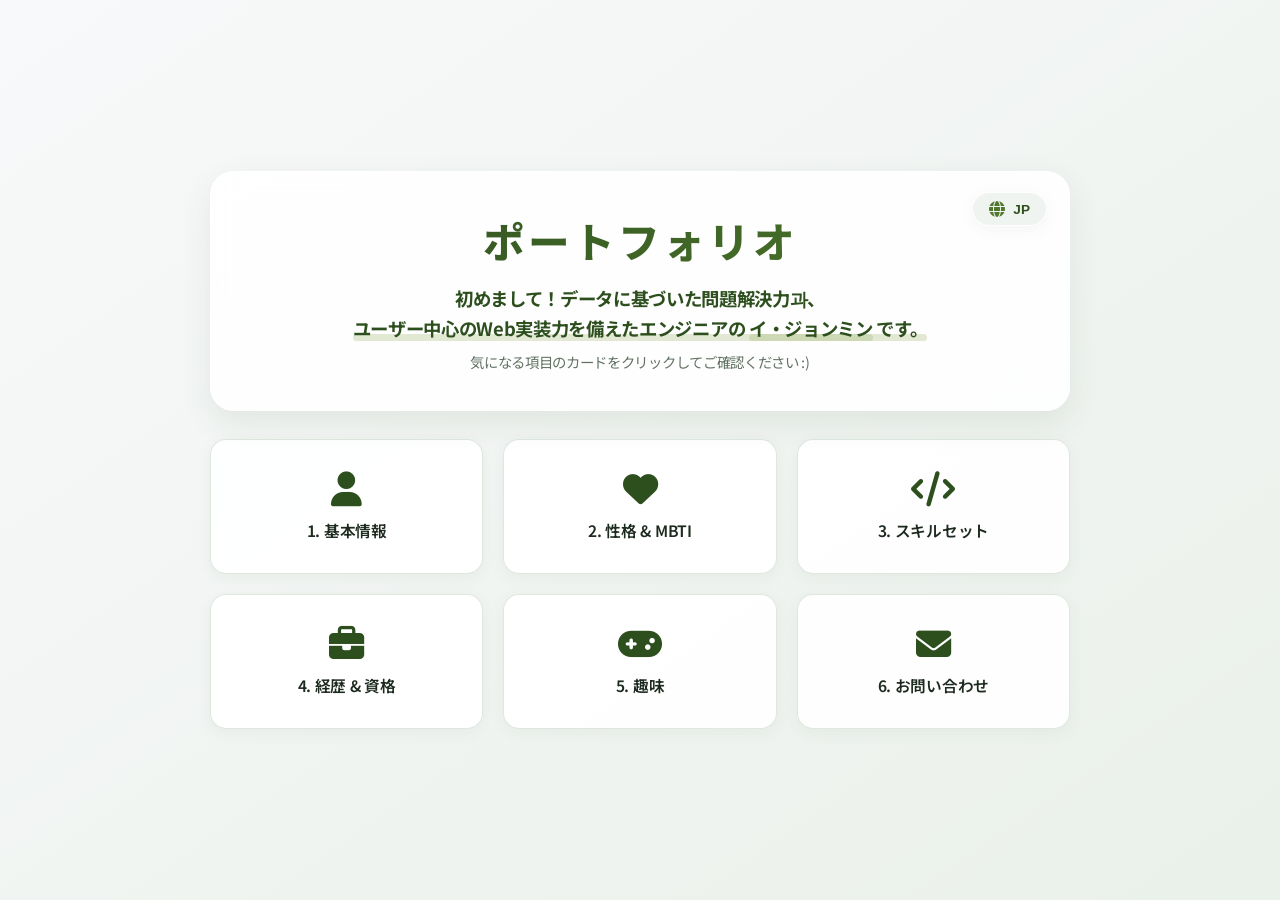
<file: 0727/index.html>
<!DOCTYPE html>
<html lang="ja">
<head>
  <meta charset="UTF-8">
  <meta name="viewport" content="width=device-width, initial-scale=1.0">
  <title>이정민 | 포트폴리오</title>
  <link rel="stylesheet" href="style.css">
  <!-- FontAwesome 아이콘 라이브러리 -->
  <link rel="stylesheet" href="https://cdnjs.cloudflare.com/ajax/libs/font-awesome/6.4.0/css/all.min.css">
  <!-- Google Fonts -->
  <link href="https://fonts.googleapis.com/css2?family=Noto+Sans+JP:wght@300;400;500;700&family=Noto+Sans+KR:wght@300;400;500;700&display=swap" rel="stylesheet">
</head>
<body>

  <!-- 메인 대시보드 (첫 화면) -->
  <div class="dashboard-container">
    
    <!-- 1. 첫 상단 바 & 언어 토글 버튼 -->
    <div class="top-banner">
      <!-- 고급스러운 지구본 아이콘 언어 전환 버튼 -->
      <button class="lang-toggle-btn" onclick="toggleLanguage()" aria-label="Language Switch">
        <i class="fa-solid fa-globe"></i>
        <span id="current-lang-text">JP</span>
      </button>

      <h1 class="main-title" data-kr="포트폴리오" data-jp="ポートフォリオ">ポートフォリオ</h1>
      <p class="hero-intro">
        <span class="lang-text" 
              data-kr="안녕하세요! 데이터 기반의 문제 해결력과<br>사용자 중심의 웹 구현력을 갖춘 개발자 <span>이정민</span>입니다." 
              data-jp="初めまして！データに基づいた問題解決力と、<br>ユーザー中心のWeb実装力を備えたエンジニアの <span>イ・ジョンミン</span> です。">
          初めまして！データに基づいた問題解決力과、<br>ユーザー中心のWeb実装力を備えたエンジニアの <span>イ・ジョンミン</span> です。
        </span>
      </p>
      <p class="hero-desc" data-kr="궁금하신 항목의 카드를 클릭해서 확인해보세요 :)" data-jp="気になる項目のカードをクリックしてご確認ください :)">気になる項目のカードをクリックしてご確認ください :)</p>
    </div>

    <!-- 2. 3x2 아이콘 카드 그리드 -->
    <div class="quick-icon-grid">
      <div class="icon-card" onclick="openModal('modal-info')">
        <i class="fa-solid fa-user"></i>
        <span data-kr="1. 기본정보" data-jp="1. 基本情報">1. 基本情報</span>
      </div>
      <div class="icon-card" onclick="openModal('modal-personality')">
        <i class="fa-solid fa-heart"></i>
        <span data-kr="2. 성격 & MBTI" data-jp="2. 性格 & MBTI">2. 性格 & MBTI</span>
      </div>
      <div class="icon-card" onclick="openModal('modal-skills')">
        <i class="fa-solid fa-code"></i>
        <span data-kr="3. 기술스택" data-jp="3. スキルセット">3. スキルセット</span>
      </div>
      <div class="icon-card" onclick="openModal('modal-career')">
        <i class="fa-solid fa-briefcase"></i>
        <span data-kr="4. 경력 & 자격증" data-jp="4. 経歴 & 資格">4. 経歴 & 資格</span>
      </div>
      <div class="icon-card" onclick="openModal('modal-hobby')">
        <i class="fa-solid fa-gamepad"></i>
        <span data-kr="5. 취미" data-jp="5. 趣味">5. 趣味</span>
      </div>
      <div class="icon-card" onclick="openModal('modal-contact')">
        <i class="fa-solid fa-envelope"></i>
        <span data-kr="6. 연락처" data-jp="6. お問い合わせ">6. お問い合わせ</span>
      </div>
    </div>

  </div>

  <!-- ================= 팝업 모달 영역 ================= -->

  <!-- 1. 基本情報 모달 -->
  <div id="modal-info" class="modal-overlay" onclick="closeModalOnOuterClick(event, 'modal-info')">
    <div class="modal-content">
      <span class="close-btn" onclick="closeModal('modal-info')">&times;</span>
      <h2><i class="fa-solid fa-user"></i> <span data-kr="1. 기본정보" data-jp="1. 基本情報">1. 基本情報</span></h2>
      <div class="profile-container">
        <img src="1.jpg" alt="프로필 사진" class="profile-img">
        <div class="info-list">
          <p><strong data-kr="이름:" data-jp="名前:">名前:</strong> <span data-kr="이정민" data-jp="イ・ジョンミン (Jeongmin Lee)">イ・ジョンミン (Jeongmin Lee)</span></p>
          <p><strong data-kr="성별:" data-jp="性別:">性別:</strong> <span data-kr="여성" data-jp="女性">女性</span></p>
          <p><strong data-kr="생년월일:" data-jp="生年月日:">生年月日:</strong> <span data-kr="2002년 11월 5일" data-jp="2002年 11月 5日">2002年 11月 5日</span></p>
          <p><strong data-kr="나이:" data-jp="年齢:">年齢:</strong> <span data-kr="23세" data-jp="23歳">23歳</span></p>
          <p><strong data-kr="거주지:" data-jp="거주지:" data-jp="居住地:">居住地:</strong> <span data-kr="대한민국 부산광역시" data-jp="韓国 釜山広域市 釜山鎮区">韓国 釜山広域市 釜山鎮区</span></p>
          <p>
            <strong data-kr="출신학과:" data-jp="出身学科:">出身学科:</strong> 
            <span data-kr="산업경영공학과" data-jp="産業経営工学科">産業経営工学科</span>
            <a href="https://kscms.ks.ac.kr/inme/Main.do" target="_blank" class="link-btn">
              <span data-kr="학과 웹사이트" data-jp="学科ウェブサイト">学科ウェブサイト</span> <i class="fa-solid fa-arrow-up-right-from-square"></i>
            </a>
          </p>
        </div>
      </div>
    </div>
  </div>

  <!-- 2. 性格 & MBTI 모달 -->
  <div id="modal-personality" class="modal-overlay" onclick="closeModalOnOuterClick(event, 'modal-personality')">
    <div class="modal-content">
      <span class="close-btn" onclick="closeModal('modal-personality')">&times;</span>
      <h2><i class="fa-solid fa-heart"></i> <span data-kr="2. 성격 & MBTI" data-jp="2. 性格 & MBTI">2. 性格 & MBTI</span></h2>
      <div class="mbti-container">
        <div class="mbti-card">
          <img src="intp.png" alt="INTP 아이콘" class="mbti-img">
          <div class="mbti-badge">INTP</div>
        </div>
        <div class="personality-details">
          <div class="traits-box strength">
            <h3><i class="fa-solid fa-plus-circle"></i> <span data-kr="장점 (Strengths)" data-jp="長所 (Strengths)">長所 (Strengths)</span></h3>
            <ul>
              <li data-kr="논리적이고 체계적인 분석력으로 문제의 근본 원인을 신속하게 파악합니다." data-jp="論理的かつ体系的な分析力で、問題の根本原因を迅速に把握します。">論理的かつ体系的な分析力で、問題の根本原因を迅速に把握します。</li>
              <li data-kr="새로운 기술과 도구를 빠르게 습득하고 구조화하는 데 강점이 있습니다." data-jp="新しい技術やツールを素早く習得し、構造化することを得意としています。">新しい技術やツールを素早く習得し、構造化することを得意としています。</li>
            </ul>
          </div>
          <div class="traits-box weakness">
            <h3><i class="fa-solid fa-minus-circle"></i> <span data-kr="단점 (Weaknesses)" data-jp="短所 (Weaknesses)">短所 (Weaknesses)</span></h3>
            <ul>
              <li data-kr="신중한 성격으로 의사결정에 시간이 걸릴 수 있으나, 명확한 기준을 세워 보완하고 있습니다." data-jp="慎重すぎる面があり意志決定に時間がかかることがありますが、明確な基準を設けて補っています。">慎重すぎる面があり意志決定に時間がかかることがありますが、明確な基準を設けて補っています。</li>
            </ul>
          </div>
        </div>
      </div>
    </div>
  </div>

  <!-- 3. スキルセット 모달 -->
  <div id="modal-skills" class="modal-overlay" onclick="closeModalOnOuterClick(event, 'modal-skills')">
    <div class="modal-content">
      <span class="close-btn" onclick="closeModal('modal-skills')">&times;</span>
      <h2><i class="fa-solid fa-code"></i> <span data-kr="3. 기술스택" data-jp="3. スキルセット">3. スキルセット</span></h2>
      <div class="skills-grid">
        <div class="skill-card">
          <i class="fa-solid fa-database skill-icon"></i>
          <h3>SQL</h3>
          <p data-kr="데이터 추출·전처리 및 DB 관리" data-jp="データ抽出・前処理およびDB管理">データ抽出・前処理およびDB管理</p>
        </div>
        <div class="skill-card">
          <i class="fa-brands fa-python skill-icon"></i>
          <h3>Python</h3>
          <p data-kr="데이터 분석·시각화·로직 구현" data-jp="データ分析・可視化・ロジック実装">データ分析・可視化・ロジック実装</p>
        </div>
        <div class="skill-card">
          <i class="fa-brands fa-html5 skill-icon"></i>
          <h3>HTML</h3>
          <p data-kr="웹 표준 준수 구조화 마크업" data-jp="Web標準に準拠した構造化マークアップ">Web標準に準拠した構造化マークアップ</p>
        </div>
        <div class="skill-card">
          <i class="fa-brands fa-css3-alt skill-icon"></i>
          <h3>CSS</h3>
          <p data-kr="반응형 디자인 및 스타일링" data-jp="レスポンシブデザインおよびスタイリング">レスポンシブデザインおよびスタイリング</p>
        </div>
      </div>
    </div>
  </div>

  <!-- 4. 経歴 & 資格 모달 -->
  <div id="modal-career" class="modal-overlay" onclick="closeModalOnOuterClick(event, 'modal-career')">
    <div class="modal-content">
      <span class="close-btn" onclick="closeModal('modal-career')">&times;</span>
      <h2><i class="fa-solid fa-briefcase"></i> <span data-kr="4. 경력 & 자격증" data-jp="4. 経歴 & 資格">4. 経歴 & 資格</span></h2>
      <div class="timeline-item">
        <span class="date-badge" data-kr="직무경력 · 활동" data-jp="職務経歴・活動">職務経歴・活動</span>
        <h3 data-kr="주요 프로젝트 및 경력" data-jp="主なプロジェクトおよび経歴">主なプロジェクトおよび経歴</h3>
        <p data-kr="프로젝트 수행 내용 및 업무 경험을 작성해주세요." data-jp="プロジェクト遂行内容や業務経験を記述してください。">プロジェクト遂行内容や業務経験を記述してください。</p>
      </div>
      <div class="timeline-item">
        <span class="date-badge" data-kr="보유 자격증" data-jp="保有資格">保有資格</span>
        <h3 data-kr="취득 자격증 목록" data-jp="取得資格一覧">取得資格一覧</h3>
        <p data-kr="취득한 자격증 정보를 작성해주세요." data-jp="取得した資格情報を記述してください。">取得した資格情報を記述してください。</p>
      </div>
    </div>
  </div>

  <!-- 5. 趣味 모달 -->
  <div id="modal-hobby" class="modal-overlay" onclick="closeModalOnOuterClick(event, 'modal-hobby')">
    <div class="modal-content">
      <span class="close-btn" onclick="closeModal('modal-hobby')">&times;</span>
      <h2><i class="fa-solid fa-gamepad"></i> <span data-kr="5. 취미" data-jp="5. 趣味">5. 趣味</span></h2>
      <div class="hobby-tags">
        <div class="hobby-card"><i class="fa-solid fa-baseball-bat-ball"></i> <span data-kr="야구 (Baseball)" data-jp="野球 (Baseball)">野球 (Baseball)</span></div>
        <div class="hobby-card"><i class="fa-solid fa-music"></i> <span>J-Pop</span></div>
        <div class="hobby-card"><i class="fa-solid fa-headset"></i> <span data-kr="게임 (Gaming)" data-jp="ゲーム (Gaming)">ゲーム (Gaming)</span></div>
      </div>
    </div>
  </div>

  <!-- 6. お問い合わせ 모달 -->
  <div id="modal-contact" class="modal-overlay" onclick="closeModalOnOuterClick(event, 'modal-contact')">
    <div class="modal-content">
      <span class="close-btn" onclick="closeModal('modal-contact')">&times;</span>
      <h2><i class="fa-solid fa-envelope"></i> <span data-kr="6. 연락처" data-jp="6. お問い合わせ">6. お問い合わせ</span></h2>
      <div class="contact-links">
        <a href="https://instagram.com/j_minni_e" target="_blank" class="contact-btn insta"><i class="fa-brands fa-instagram"></i> Instagram</a>
        <a href="https://blog.naver.com/minn_02_" target="_blank" class="contact-btn blog"><i class="fa-solid fa-blog"></i> Naver Blog</a>
        <a href="tel:010-0000-0000" class="contact-btn phone"><i class="fa-solid fa-phone"></i> <span data-kr="전화번호" data-jp="電話番号">電話番号</span></a>
      </div>
    </div>
  </div>

  <!-- 자바스크립트 (모달 제어 + 지구본 토글 언어 변환 로직) -->
  <script>
    // 1. 모달 팝업 제어
    function openModal(id) {
      document.getElementById(id).classList.add('active');
    }
    function closeModal(id) {
      document.getElementById(id).classList.remove('active');
    }
    function closeModalOnOuterClick(event, id) {
      if (event.target.id === id) {
        closeModal(id);
      }
    }

    // 2. 지구본 아이콘 기반 한/일 토글 언어 변환 로직
    let currentLang = 'jp';

    function toggleLanguage() {
      currentLang = currentLang === 'jp' ? 'kr' : 'jp';
      
      // 버튼 안의 텍스트 변경 (JP <-> KR)
      document.getElementById('current-lang-text').innerText = currentLang.toUpperCase();

      // data-kr, data-jp 속성을 가진 요소 텍스트 일괄 전환
      const elements = document.querySelectorAll('[data-kr][data-jp]');
      elements.forEach(el => {
        el.innerHTML = el.getAttribute(`data-${currentLang}`);
      });
    }
  </script>
</body>
</html>
</file>
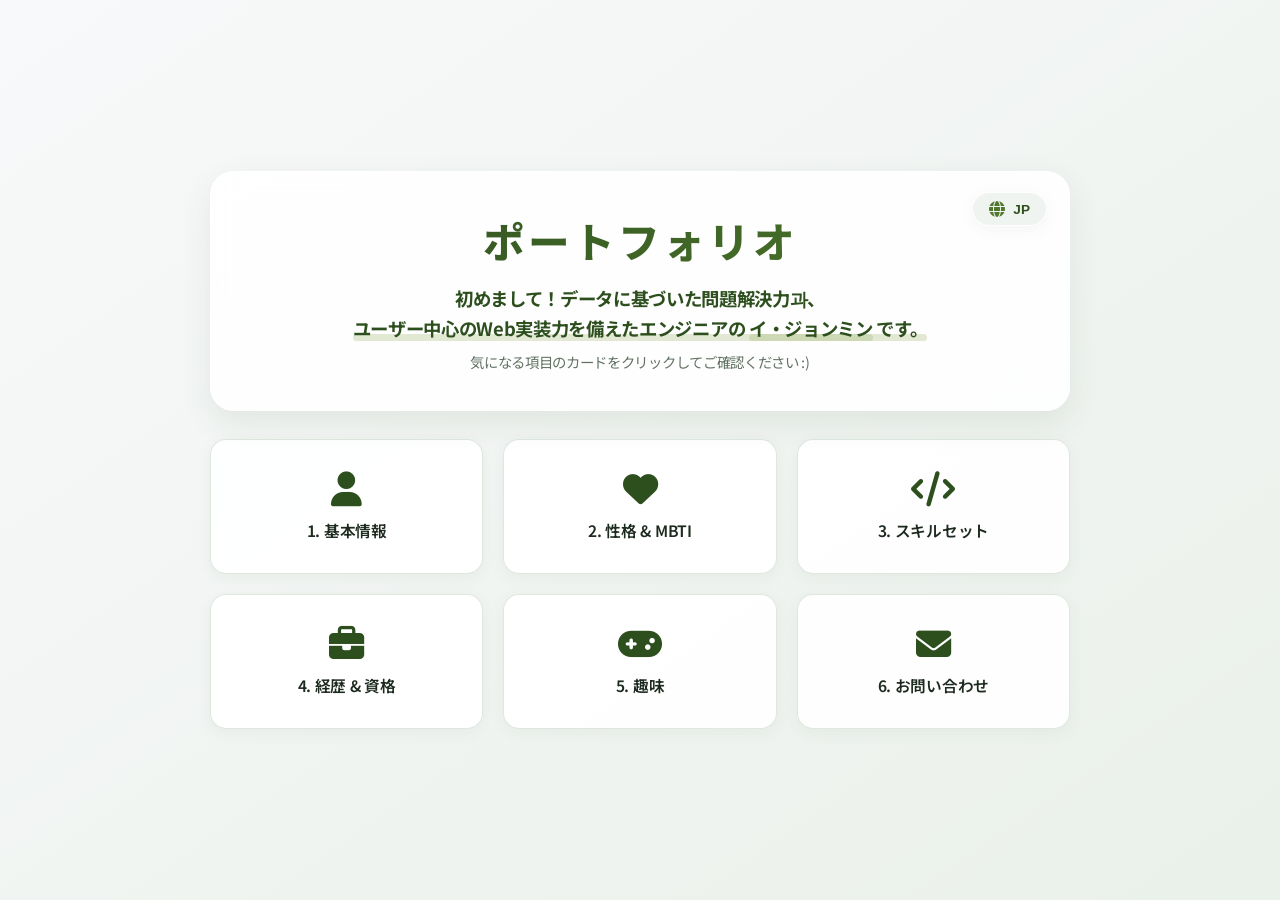
<file: 0731/index.html>
<!DOCTYPE html>
<html lang="ja">
<head>
  <meta charset="UTF-8">
  <meta name="viewport" content="width=device-width, initial-scale=1.0">
  <title>이정민 | 포트폴리오</title>
  <link rel="stylesheet" href="style.css">
  <!-- FontAwesome 아이콘 라이브러리 -->
  <link rel="stylesheet" href="https://cdnjs.cloudflare.com/ajax/libs/font-awesome/6.4.0/css/all.min.css">
  <!-- Google Fonts -->
  <link href="https://fonts.googleapis.com/css2?family=Noto+Sans+JP:wght@300;400;500;700&family=Noto+Sans+KR:wght@300;400;500;700&display=swap" rel="stylesheet">
</head>
<body>

  <!-- 메인 대시보드 (첫 화면) -->
  <div class="dashboard-container">
    
    <!-- 1. 첫 상단 바 & 언어 토글 버튼 -->
    <div class="top-banner">
      <!-- 고급스러운 지구본 아이콘 언어 전환 버튼 -->
      <button class="lang-toggle-btn" onclick="toggleLanguage()" aria-label="Language Switch">
        <i class="fa-solid fa-globe"></i>
        <span id="current-lang-text">JP</span>
      </button>

      <h1 class="main-title" data-kr="포트폴리오" data-jp="ポートフォリオ">ポートフォリオ</h1>
      <p class="hero-intro">
        <span class="lang-text" 
              data-kr="안녕하세요! 데이터 기반의 문제 해결력과<br>사용자 중심의 웹 구현력을 갖춘 개발자 <span>이정민</span>입니다." 
              data-jp="初めまして！データに基づいた問題解決力と、<br>ユーザー中心のWeb実装力を備えたエンジニアの <span>イ・ジョンミン</span> です。">
          初めまして！データに基づいた問題解決力과、<br>ユーザー中心のWeb実装力を備えたエンジニアの <span>イ・ジョンミン</span> です。
        </span>
      </p>
      <p class="hero-desc" data-kr="궁금하신 항목의 카드를 클릭해서 확인해보세요 :)" data-jp="気になる項目のカードをクリックしてご確認ください :)">気になる項目のカードをクリックしてご確認ください :)</p>
    </div>

    <!-- 2. 3x2 아이콘 카드 그리드 -->
    <div class="quick-icon-grid">
      <div class="icon-card" onclick="openModal('modal-info')">
        <i class="fa-solid fa-user"></i>
        <span data-kr="1. 기본정보" data-jp="1. 基本情報">1. 基本情報</span>
      </div>
      <div class="icon-card" onclick="openModal('modal-personality')">
        <i class="fa-solid fa-heart"></i>
        <span data-kr="2. 성격 & MBTI" data-jp="2. 性格 & MBTI">2. 性格 & MBTI</span>
      </div>
      <div class="icon-card" onclick="openModal('modal-skills')">
        <i class="fa-solid fa-code"></i>
        <span data-kr="3. 기술스택" data-jp="3. スキルセット">3. スキルセット</span>
      </div>
      <div class="icon-card" onclick="openModal('modal-career')">
        <i class="fa-solid fa-briefcase"></i>
        <span data-kr="4. 경력 & 자격증" data-jp="4. 経歴 & 資格">4. 経歴 & 資格</span>
      </div>
      <div class="icon-card" onclick="openModal('modal-hobby')">
        <i class="fa-solid fa-gamepad"></i>
        <span data-kr="5. 취미" data-jp="5. 趣味">5. 趣味</span>
      </div>
      <div class="icon-card" onclick="openModal('modal-contact')">
        <i class="fa-solid fa-envelope"></i>
        <span data-kr="6. 연락처" data-jp="6. お問い合わせ">6. お問い合わせ</span>
      </div>
    </div>

  </div>

  <!-- ================= 팝업 모달 영역 ================= -->

  <!-- 1. 基本情報 모달 -->
  <div id="modal-info" class="modal-overlay" onclick="closeModalOnOuterClick(event, 'modal-info')">
    <div class="modal-content">
      <span class="close-btn" onclick="closeModal('modal-info')">&times;</span>
      <h2><i class="fa-solid fa-user"></i> <span data-kr="1. 기본정보" data-jp="1. 基本情報">1. 基本情報</span></h2>
      <div class="profile-container">
        <img src="1.jpg" alt="프로필 사진" class="profile-img">
        <div class="info-list">
          <p><strong data-kr="이름:" data-jp="名前:">名前:</strong> <span data-kr="이정민" data-jp="イ・ジョンミン (Jeongmin Lee)">イ・ジョンミン (Jeongmin Lee)</span></p>
          <p><strong data-kr="성별:" data-jp="性別:">性別:</strong> <span data-kr="여성" data-jp="女性">女性</span></p>
          <p><strong data-kr="생년월일:" data-jp="生年月日:">生年月日:</strong> <span data-kr="2002년 11월 5일" data-jp="2002年 11月 5日">2002年 11月 5日</span></p>
          <p><strong data-kr="나이:" data-jp="年齢:">年齢:</strong> <span data-kr="23세" data-jp="23歳">23歳</span></p>
          <p><strong data-kr="거주지:" data-jp="거주지:" data-jp="居住地:">居住地:</strong> <span data-kr="대한민국 부산광역시" data-jp="韓国 釜山広域市 釜山鎮区">韓国 釜山広域市 釜山鎮区</span></p>
          <p>
            <strong data-kr="출신학과:" data-jp="出身学科:">出身学科:</strong> 
            <span data-kr="산업경영공학과" data-jp="産業経営工学科">産業経営工学科</span>
            <a href="https://kscms.ks.ac.kr/inme/Main.do" target="_blank" class="link-btn">
              <span data-kr="학과 웹사이트" data-jp="学科ウェブサイト">学科ウェブサイト</span> <i class="fa-solid fa-arrow-up-right-from-square"></i>
            </a>
          </p>
        </div>
      </div>
    </div>
  </div>

  <!-- 2. 性格 & MBTI 모달 -->
  <div id="modal-personality" class="modal-overlay" onclick="closeModalOnOuterClick(event, 'modal-personality')">
    <div class="modal-content">
      <span class="close-btn" onclick="closeModal('modal-personality')">&times;</span>
      <h2><i class="fa-solid fa-heart"></i> <span data-kr="2. 성격 & MBTI" data-jp="2. 性格 & MBTI">2. 性格 & MBTI</span></h2>
      <div class="mbti-container">
        <div class="mbti-card">
          <img src="intp.png" alt="INTP 아이콘" class="mbti-img">
          <div class="mbti-badge">INTP</div>
        </div>
        <div class="personality-details">
          <div class="traits-box strength">
            <h3><i class="fa-solid fa-plus-circle"></i> <span data-kr="장점 (Strengths)" data-jp="長所 (Strengths)">長所 (Strengths)</span></h3>
            <ul>
              <li data-kr="논리적이고 체계적인 분석력으로 문제의 근본 원인을 신속하게 파악합니다." data-jp="論理的かつ体系的な分析力で、問題の根本原因を迅速に把握します。">論理的かつ体系的な分析力で、問題の根本原因を迅速に把握します。</li>
              <li data-kr="새로운 기술과 도구를 빠르게 습득하고 구조화하는 데 강점이 있습니다." data-jp="新しい技術やツールを素早く習得し、構造化することを得意としています。">新しい技術やツールを素早く習得し、構造化することを得意としています。</li>
            </ul>
          </div>
          <div class="traits-box weakness">
            <h3><i class="fa-solid fa-minus-circle"></i> <span data-kr="단점 (Weaknesses)" data-jp="短所 (Weaknesses)">短所 (Weaknesses)</span></h3>
            <ul>
              <li data-kr="신중한 성격으로 의사결정에 시간이 걸릴 수 있으나, 명확한 기준을 세워 보완하고 있습니다." data-jp="慎重すぎる面があり意志決定に時間がかかることがありますが、明確な基準を設けて補っています。">慎重すぎる面があり意志決定に時間がかかることがありますが、明確な基準を設けて補っています。</li>
            </ul>
          </div>
        </div>
      </div>
    </div>
  </div>

  <!-- 3. スキルセット 모달 -->
  <div id="modal-skills" class="modal-overlay" onclick="closeModalOnOuterClick(event, 'modal-skills')">
    <div class="modal-content">
      <span class="close-btn" onclick="closeModal('modal-skills')">&times;</span>
      <h2><i class="fa-solid fa-code"></i> <span data-kr="3. 기술스택" data-jp="3. スキルセット">3. スキルセット</span></h2>
      <div class="skills-grid">
        <div class="skill-card">
          <i class="fa-solid fa-database skill-icon"></i>
          <h3>SQL</h3>
          <p data-kr="데이터 추출·전처리 및 DB 관리" data-jp="データ抽出・前処理およびDB管理">データ抽出・前処理およびDB管理</p>
        </div>
        <div class="skill-card">
          <i class="fa-brands fa-python skill-icon"></i>
          <h3>Python</h3>
          <p data-kr="데이터 분석·시각화·로직 구현" data-jp="データ分析・可視化・ロジック実装">データ分析・可視化・ロジック実装</p>
        </div>
        <div class="skill-card">
          <i class="fa-brands fa-html5 skill-icon"></i>
          <h3>HTML</h3>
          <p data-kr="웹 표준 준수 구조화 마크업" data-jp="Web標準に準拠した構造化マークアップ">Web標準に準拠した構造化マークアップ</p>
        </div>
        <div class="skill-card">
          <i class="fa-brands fa-css3-alt skill-icon"></i>
          <h3>CSS</h3>
          <p data-kr="반응형 디자인 및 스타일링" data-jp="レスポンシブデザインおよびスタイリング">レスポンシブデザインおよびスタイリング</p>
        </div>
      </div>
    </div>
  </div>

  <!-- 4. 経歴 & 資格 모달 -->
  <div id="modal-career" class="modal-overlay" onclick="closeModalOnOuterClick(event, 'modal-career')">
    <div class="modal-content">
      <span class="close-btn" onclick="closeModal('modal-career')">&times;</span>
      <h2><i class="fa-solid fa-briefcase"></i> <span data-kr="4. 경력 & 자격증" data-jp="4. 経歴 & 資格">4. 経歴 & 資格</span></h2>
      <div class="timeline-item">
        <span class="date-badge" data-kr="직무경력 · 활동" data-jp="職務経歴・活動">職務経歴・活動</span>
        <h3 data-kr="주요 프로젝트 및 경력" data-jp="主なプロジェクトおよび経歴">主なプロジェクトおよび経歴</h3>
        <p data-kr="프로젝트 수행 내용 및 업무 경험을 작성해주세요." data-jp="プロジェクト遂行内容や業務経験を記述してください。">プロジェクト遂行内容や業務経験を記述してください。</p>
      </div>
      <div class="timeline-item">
        <span class="date-badge" data-kr="보유 자격증" data-jp="保有資格">保有資格</span>
        <h3 data-kr="취득 자격증 목록" data-jp="取得資格一覧">取得資格一覧</h3>
        <p data-kr="취득한 자격증 정보를 작성해주세요." data-jp="取得した資格情報を記述してください。">取得した資格情報を記述してください。</p>
      </div>
    </div>
  </div>

  <!-- 5. 趣味 모달 -->
  <div id="modal-hobby" class="modal-overlay" onclick="closeModalOnOuterClick(event, 'modal-hobby')">
    <div class="modal-content">
      <span class="close-btn" onclick="closeModal('modal-hobby')">&times;</span>
      <h2><i class="fa-solid fa-gamepad"></i> <span data-kr="5. 취미" data-jp="5. 趣味">5. 趣味</span></h2>
      <div class="hobby-tags">
        <div class="hobby-card"><i class="fa-solid fa-baseball-bat-ball"></i> <span data-kr="야구 (Baseball)" data-jp="野球 (Baseball)">野球 (Baseball)</span></div>
        <div class="hobby-card"><i class="fa-solid fa-music"></i> <span>J-Pop</span></div>
        <div class="hobby-card"><i class="fa-solid fa-headset"></i> <span data-kr="게임 (Gaming)" data-jp="ゲーム (Gaming)">ゲーム (Gaming)</span></div>
      </div>
    </div>
  </div>

  <!-- 6. お問い合わせ 모달 -->
  <div id="modal-contact" class="modal-overlay" onclick="closeModalOnOuterClick(event, 'modal-contact')">
    <div class="modal-content">
      <span class="close-btn" onclick="closeModal('modal-contact')">&times;</span>
      <h2><i class="fa-solid fa-envelope"></i> <span data-kr="6. 연락처" data-jp="6. お問い合わせ">6. お問い合わせ</span></h2>
      <div class="contact-links">
        <a href="https://instagram.com/j_minni_e" target="_blank" class="contact-btn insta"><i class="fa-brands fa-instagram"></i> Instagram</a>
        <a href="https://blog.naver.com/minn_02_" target="_blank" class="contact-btn blog"><i class="fa-solid fa-blog"></i> Naver Blog</a>
        <a href="tel:010-0000-0000" class="contact-btn phone"><i class="fa-solid fa-phone"></i> <span data-kr="전화번호" data-jp="電話番号">電話番号</span></a>
      </div>
    </div>
  </div>

  <!-- 자바스크립트 (모달 제어 + 지구본 토글 언어 변환 로직) -->
  <script>
    // 1. 모달 팝업 제어
    function openModal(id) {
      document.getElementById(id).classList.add('active');
    }
    function closeModal(id) {
      document.getElementById(id).classList.remove('active');
    }
    function closeModalOnOuterClick(event, id) {
      if (event.target.id === id) {
        closeModal(id);
      }
    }

    // 2. 지구본 아이콘 기반 한/일 토글 언어 변환 로직
    let currentLang = 'jp';

    function toggleLanguage() {
      currentLang = currentLang === 'jp' ? 'kr' : 'jp';
      
      // 버튼 안의 텍스트 변경 (JP <-> KR)
      document.getElementById('current-lang-text').innerText = currentLang.toUpperCase();

      // data-kr, data-jp 속성을 가진 요소 텍스트 일괄 전환
      const elements = document.querySelectorAll('[data-kr][data-jp]');
      elements.forEach(el => {
        el.innerHTML = el.getAttribute(`data-${currentLang}`);
      });
    }
  </script>
</body>
</html>
</file>
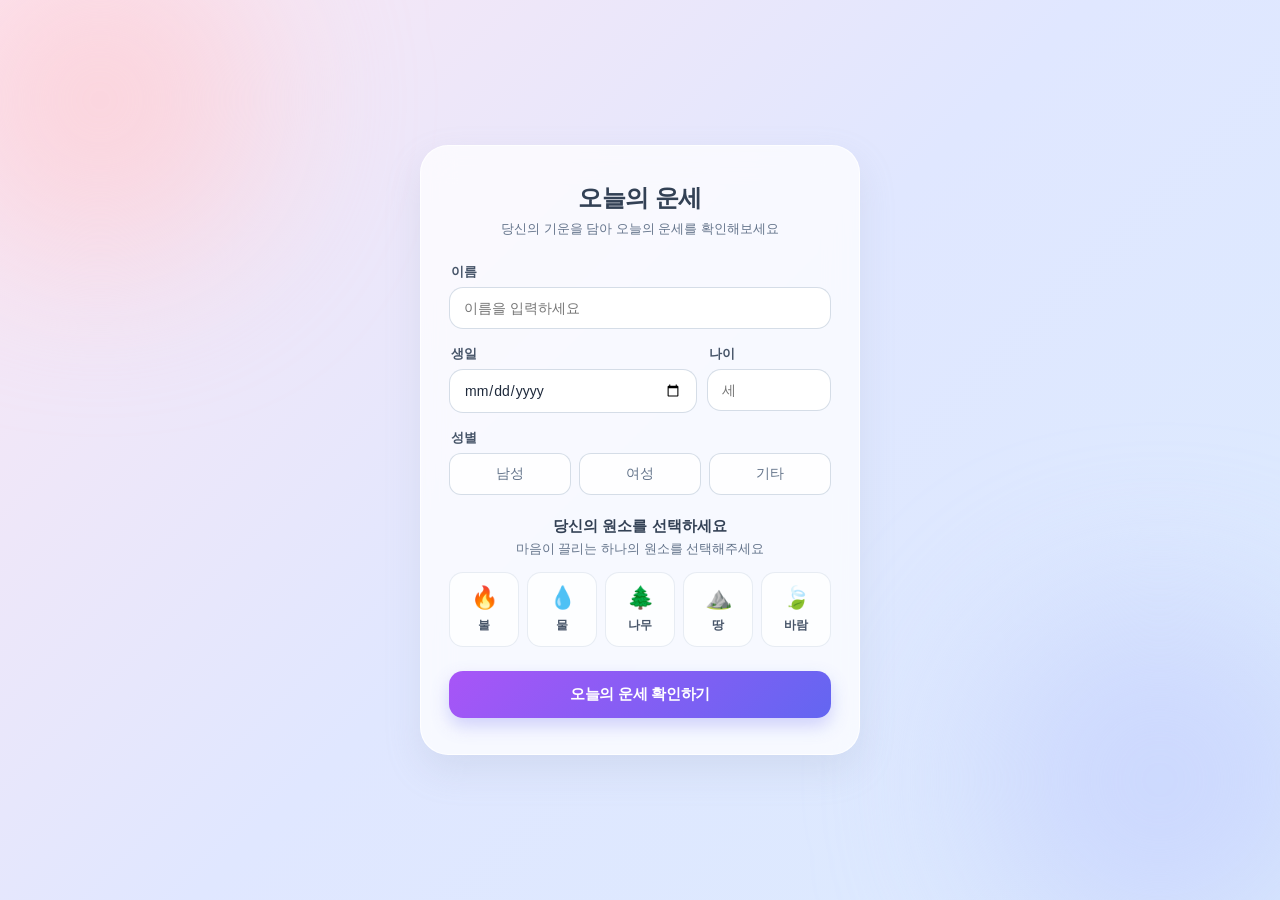
<file: 0915/index.html>
<!DOCTYPE html>
<html lang="ko">
<head>
  <meta charset="UTF-8" />
  <meta name="viewport" content="width=device-width, initial-scale=1.0" />
  <title>오늘의 운세 - 나나도사</title>
  <style>
    * {
      box-sizing: border-box;
      margin: 0;
      padding: 0;
      font-family: 'Pretendard', -apple-system, BlinkMacSystemFont, 'Segoe UI', Roboto, sans-serif;
    }

    /* 부드러운 파스텔톤 그라데이션 & 배경 블러 오브 */
    body {
      min-height: 100vh;
      display: flex;
      justify-content: center;
      align-items: center;
      padding: 24px 16px;
      background: linear-gradient(135deg, #fce7f3 0%, #e0e7ff 50%, #dbeafe 100%);
      position: relative;
      overflow-x: hidden;
    }

    body::before,
    body::after {
      content: '';
      position: fixed;
      border-radius: 50%;
      filter: blur(80px);
      z-index: 0;
      pointer-events: none;
    }

    body::before {
      width: 320px;
      height: 320px;
      background: rgba(254, 205, 211, 0.7); /* 파스텔 로즈 */
      top: -60px;
      left: -60px;
    }

    body::after {
      width: 360px;
      height: 360px;
      background: rgba(199, 210, 254, 0.7); /* 파스텔 라벤더 */
      bottom: -60px;
      right: -60px;
    }

    /* 반투명 글래스모피즘 카드 */
    .card {
      position: relative;
      z-index: 1;
      width: 100%;
      max-width: 440px;
      padding: 36px 28px;
      background: rgba(255, 255, 255, 0.75);
      backdrop-filter: blur(16px);
      -webkit-backdrop-filter: blur(16px);
      border: 1px solid rgba(255, 255, 255, 0.8);
      border-radius: 28px;
      box-shadow: 0 16px 36px rgba(148, 163, 184, 0.18);
      text-align: center;
    }

    h2 {
      font-size: 24px;
      font-weight: 700;
      color: #334155;
      margin-bottom: 6px;
      letter-spacing: -0.5px;
    }

    .subtitle {
      font-size: 13px;
      color: #64748b;
      margin-bottom: 24px;
      line-height: 1.4;
    }

    .input-group {
      text-align: left;
      margin-bottom: 16px;
    }

    .input-group label {
      display: block;
      font-size: 13px;
      font-weight: 600;
      color: #475569;
      margin-bottom: 6px;
      margin-left: 2px;
    }

    input[type="text"],
    input[type="date"] {
      width: 100%;
      padding: 12px 14px;
      border: 1px solid rgba(203, 213, 225, 0.8);
      background: rgba(255, 255, 255, 0.9);
      border-radius: 14px;
      font-size: 14px;
      color: #1e293b;
      outline: none;
      transition: all 0.25s ease;
    }

    input[type="text"]:focus,
    input[type="date"]:focus {
      border-color: #a5b4fc;
      background: #ffffff;
      box-shadow: 0 0 0 4px rgba(199, 210, 254, 0.4);
    }

    .row {
      display: flex;
      gap: 10px;
    }

    /* 성별 버튼 */
    .gender-group {
      display: flex;
      gap: 8px;
    }

    .gender-btn {
      flex: 1;
      padding: 11px 0;
      border: 1px solid rgba(203, 213, 225, 0.8);
      background: rgba(255, 255, 255, 0.8);
      border-radius: 12px;
      font-size: 14px;
      font-weight: 500;
      color: #64748b;
      cursor: pointer;
      transition: all 0.2s ease;
    }

    .gender-btn:hover {
      background: #ffffff;
    }

    .gender-btn.active {
      background: #e0e7ff;
      border-color: #a5b4fc;
      color: #4338ca;
      font-weight: 600;
      box-shadow: 0 4px 12px rgba(165, 180, 252, 0.35);
    }

    .element-title {
      font-size: 15px;
      font-weight: 700;
      color: #334155;
      margin-top: 22px;
      margin-bottom: 4px;
    }

    /* 5원소 카드 그리드 */
    .elements-grid {
      display: grid;
      grid-template-columns: repeat(5, 1fr);
      gap: 8px;
      margin-top: 14px;
      margin-bottom: 24px;
    }

    .element-card {
      border: 1px solid rgba(226, 232, 240, 0.8);
      border-radius: 14px;
      padding: 12px 4px;
      cursor: pointer;
      display: flex;
      flex-direction: column;
      align-items: center;
      gap: 6px;
      background: rgba(255, 255, 255, 0.7);
      transition: all 0.25s ease;
    }

    .element-card:hover {
      transform: translateY(-2px);
      background: #ffffff;
    }

    .element-card.active {
      background: #fdf2f8;
      border-color: #f472b6;
      box-shadow: 0 4px 12px rgba(244, 114, 182, 0.25);
      transform: translateY(-2px);
    }

    .element-card .icon {
      font-size: 22px;
    }

    .element-card .label {
      font-size: 12px;
      color: #475569;
      font-weight: 600;
    }

    /* 제출 버튼 */
    .submit-btn {
      width: 100%;
      background: linear-gradient(135deg, #a855f7 0%, #6366f1 100%);
      color: #ffffff;
      border: none;
      padding: 14px;
      border-radius: 14px;
      font-size: 15px;
      font-weight: 600;
      letter-spacing: -0.3px;
      cursor: pointer;
      box-shadow: 0 8px 18px rgba(99, 102, 241, 0.28);
      transition: all 0.25s ease;
    }

    .submit-btn:hover {
      transform: translateY(-1px);
      box-shadow: 0 10px 22px rgba(99, 102, 241, 0.35);
    }

    /* 결과 박스 */
    #result-modal {
      display: none;
      margin-top: 22px;
      padding: 18px 20px;
      background: rgba(255, 255, 255, 0.85);
      border: 1px solid rgba(226, 232, 240, 0.9);
      border-radius: 16px;
      text-align: left;
      animation: fadeIn 0.3s ease;
    }

    @keyframes fadeIn {
      from { opacity: 0; transform: translateY(6px); }
      to { opacity: 1; transform: translateY(0); }
    }

    #result-modal h3 {
      font-size: 15px;
      color: #4338ca;
      margin-bottom: 8px;
    }

    #result-text {
      font-size: 13.5px;
      color: #334155;
      line-height: 1.6;
    }
  </style>
</head>
<body>

  <div class="card">
    <h2>오늘의 운세</h2>
    <p class="subtitle">당신의 기운을 담아 오늘의 운세를 확인해보세요</p>

    <div class="input-group">
      <label>이름</label>
      <input type="text" id="username" placeholder="이름을 입력하세요" />
    </div>

    <div class="row">
      <div class="input-group" style="flex: 2;">
        <label>생일</label>
        <input type="date" id="birthdate" />
      </div>
      <div class="input-group" style="flex: 1;">
        <label>나이</label>
        <input type="text" id="age" placeholder="세" readonly />
      </div>
    </div>

    <div class="input-group">
      <label>성별</label>
      <div class="gender-group">
        <button type="button" class="gender-btn" onclick="selectGender(this, '남성')">남성</button>
        <button type="button" class="gender-btn" onclick="selectGender(this, '여성')">여성</button>
        <button type="button" class="gender-btn" onclick="selectGender(this, '기타')">기타</button>
      </div>
    </div>

    <div class="element-title">당신의 원소를 선택하세요</div>
    <div class="subtitle" style="margin-bottom: 0;">마음이 끌리는 하나의 원소를 선택해주세요</div>

    <div class="elements-grid">
      <div class="element-card" onclick="selectElement(this, '불')">
        <span class="icon">🔥</span>
        <span class="label">불</span>
      </div>
      <div class="element-card" onclick="selectElement(this, '물')">
        <span class="icon">💧</span>
        <span class="label">물</span>
      </div>
      <div class="element-card" onclick="selectElement(this, '나무')">
        <span class="icon">🌲</span>
        <span class="label">나무</span>
      </div>
      <div class="element-card" onclick="selectElement(this, '땅')">
        <span class="icon">⛰️</span>
        <span class="label">땅</span>
      </div>
      <div class="element-card" onclick="selectElement(this, '바람')">
        <span class="icon">🍃</span>
        <span class="label">바람</span>
      </div>
    </div>

    <button type="button" class="submit-btn" onclick="showFortune()">오늘의 운세 확인하기</button>

    <div id="result-modal">
      <h3 id="result-user-info"></h3>
      <p id="result-text"></p>
    </div>
  </div>

  <script>
    let selectedGender = '';
    let selectedElement = '';

    // 생년월일 선택 시 만 나이 자동 계산
    document.getElementById('birthdate').addEventListener('change', function () {
      const birth = new Date(this.value);
      if (isNaN(birth.getTime())) return;

      const today = new Date();
      let age = today.getFullYear() - birth.getFullYear();
      const monthDiff = today.getMonth() - birth.getMonth();
      if (monthDiff < 0 || (monthDiff === 0 && today.getDate() < birth.getDate())) {
        age--;
      }
      document.getElementById('age').value = age >= 0 ? `${age}세` : '';
    });

    function selectGender(btn, gender) {
      document.querySelectorAll('.gender-btn').forEach(b => b.classList.remove('active'));
      btn.classList.add('active');
      selectedGender = gender;
    }

    function selectElement(card, element) {
      document.querySelectorAll('.element-card').forEach(c => c.classList.remove('active'));
      card.classList.add('active');
      selectedElement = element;
    }

    const fortuneBank = {
      '불': [
        '내면의 열정이 좋은 기회를 이끕니다. 주저하지 말고 원하는 일에 과감히 도전해보세요.',
        '감정이 앞서기 쉬운 하루입니다. 깊은 호흡으로 평온을 유지하면 좋은 결과가 따릅니다.'
      ],
      '물': [
        '유연하고 지혜로운 대처가 빛을 발하는 날입니다. 사람들과의 대화 속에서 해답을 찾을 수 있습니다.',
        '마음이 잔잔한 호수처럼 평온해집니다. 밀린 생각이나 계획을 차분히 정리하기 좋습니다.'
      ],
      '나무': [
        '새로운 싹이 움트듯 긍정적인 성장이 일어나는 날입니다. 배우고 익히는 데 최고의 날입니다.',
        '믿음직한 조력자나 친구를 만나게 될 운입니다. 따뜻한 대화를 먼저 건네보세요.'
      ],
      '땅': [
        '차분한 안정감이 감도는 날입니다. 서두르지 않고 묵묵히 자리를 지키는 것이 이득을 가져옵니다.',
        '기초를 탄탄히 다지기에 최적인 하루입니다. 규칙적인 일상 루틴을 지켜보세요.'
      ],
      '바람': [
        '생각지 못한 반가운 소식이나 새로운 영감이 찾아옵니다. 가벼운 산책을 추천합니다.',
        '주변의 이런저런 말에 흔들리지 마세요. 내 중심을 단단히 잡는 것이 핵심입니다.'
      ]
    };

    function showFortune() {
      const name = document.getElementById('username').value.trim();
      const birth = document.getElementById('birthdate').value;

      if (!name) {
        alert('이름을 입력해주세요.');
        return;
      }
      if (!birth) {
        alert('생년월일을 선택해주세요.');
        return;
      }
      if (!selectedGender) {
        alert('성별을 선택해주세요.');
        return;
      }
      if (!selectedElement) {
        alert('원소를 선택해주세요.');
        return;
      }

      const fortunes = fortuneBank[selectedElement];
      const randomFortune = fortunes[Math.floor(Math.random() * fortunes.length)];

      const resultBox = document.getElementById('result-modal');
      const infoTitle = document.getElementById('result-user-info');
      const infoContent = document.getElementById('result-text');

      infoTitle.textContent = `🔮 ${name}님의 오늘의 운세 (${selectedElement}의 기운)`;
      infoContent.textContent = randomFortune;
      resultBox.style.display = 'block';
    }
  </script>
</body>
</html>
</file>
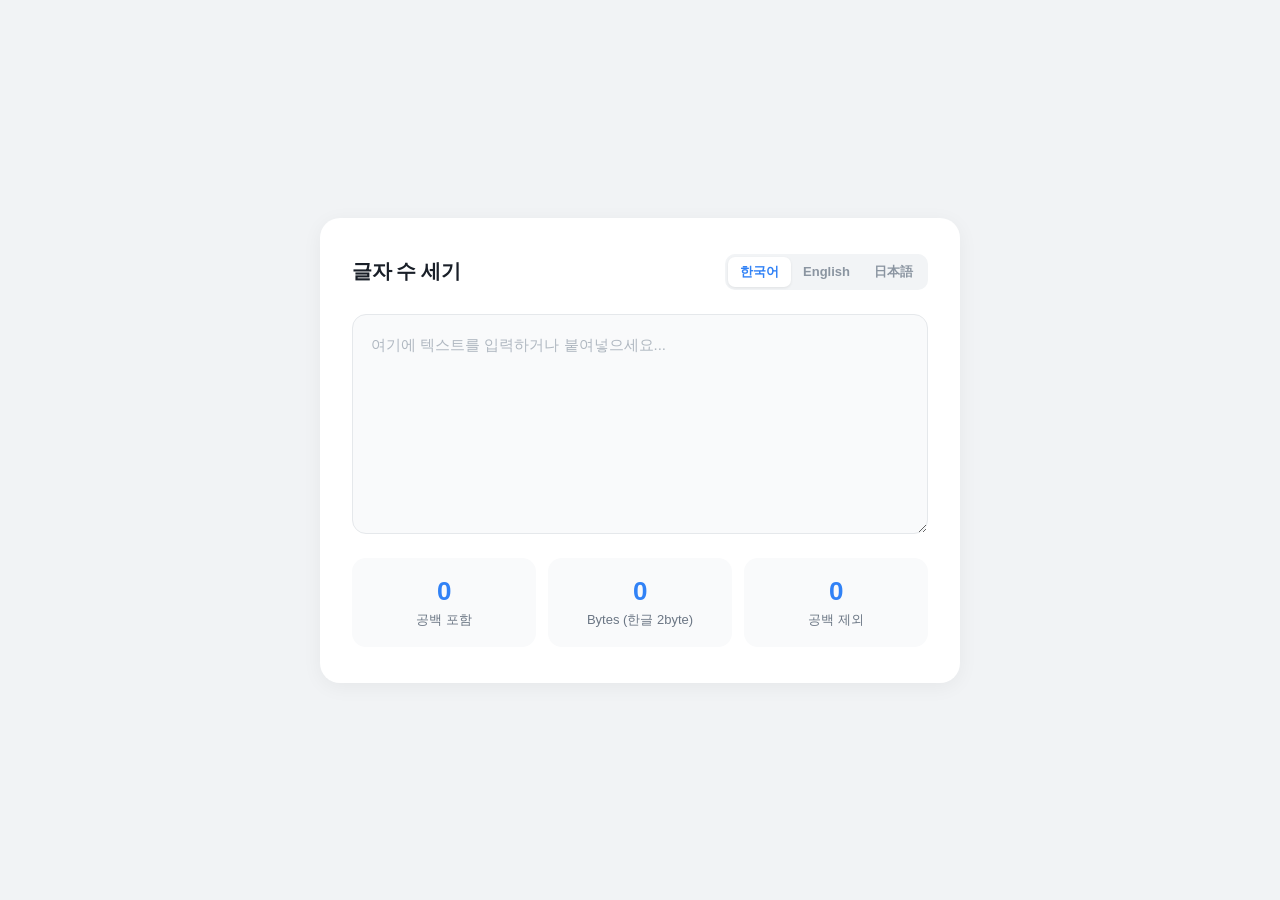
<file: 0915_1/index.html>
<!DOCTYPE html>
<html lang="ko">
<head>
  <meta charset="UTF-8" />
  <meta name="viewport" content="width=device-width, initial-scale=1.0" />
  <title>글자 수를 세어 주는 웹 앱 (Word Counter)</title>
  <style>
    * {
      box-sizing: border-box;
      margin: 0;
      padding: 0;
      font-family: -apple-system, BlinkMacSystemFont, "Pretendard Variable", Pretendard, "Segoe UI", Roboto, sans-serif;
      -webkit-font-smoothing: antialiased;
    }

    /* 잡패턴 전혀 없는 순수하고 차분한 모던 웜그레이 배경 */
    body {
      min-height: 100vh;
      display: flex;
      justify-content: center;
      align-items: center;
      padding: 32px 20px;
      background-color: #f1f3f5;
    }

    /* 깔끔한 솔리드 화이트 카드 */
    .container {
      width: 100%;
      max-width: 640px;
      background: #ffffff;
      border-radius: 20px;
      box-shadow: 0 4px 20px rgba(0, 0, 0, 0.05);
      padding: 36px 32px;
    }

    .header {
      display: flex;
      justify-content: space-between;
      align-items: center;
      margin-bottom: 24px;
      flex-wrap: wrap;
      gap: 12px;
    }

    .header h2 {
      font-size: 20px;
      color: #191f28;
      font-weight: 700;
      letter-spacing: -0.4px;
    }

    /* 군더더기 없는 세그먼트 버튼 */
    .lang-switcher {
      display: flex;
      background-color: #f2f4f6;
      padding: 3px;
      border-radius: 10px;
    }

    .lang-btn {
      border: none;
      background: transparent;
      padding: 6px 12px;
      font-size: 13px;
      font-weight: 600;
      color: #8b95a1;
      border-radius: 7px;
      cursor: pointer;
      transition: all 0.15s ease;
    }

    .lang-btn:hover {
      color: #333d4b;
    }

    .lang-btn.active {
      background-color: #ffffff;
      color: #3182f6;
      box-shadow: 0 1px 3px rgba(0, 0, 0, 0.08);
    }

    textarea {
      width: 100%;
      height: 220px;
      padding: 18px;
      background: #f9fafb;
      border: 1px solid #e5e8eb;
      border-radius: 14px;
      font-size: 15px;
      line-height: 1.65;
      color: #191f28;
      resize: vertical;
      outline: none;
      transition: border-color 0.2s, background-color 0.2s;
    }

    textarea:focus {
      border-color: #3182f6;
      background-color: #ffffff;
    }

    textarea::placeholder {
      color: #b0b8c1;
    }

    /* 깔끔한 평면 통계 카드 */
    .result-grid {
      display: grid;
      grid-template-columns: repeat(3, 1fr);
      gap: 12px;
      margin-top: 20px;
    }

    .result-box {
      background: #f9fafb;
      border-radius: 14px;
      padding: 18px 12px;
      text-align: center;
      transition: background-color 0.15s ease;
    }

    .result-box:hover {
      background-color: #f2f4f6;
    }

    .result-box .number {
      font-size: 26px;
      font-weight: 700;
      color: #3182f6;
      letter-spacing: -0.5px;
      margin-bottom: 4px;
    }

    .result-box .label {
      font-size: 13px;
      color: #6b7684;
      font-weight: 500;
    }

    @media (max-width: 480px) {
      .container {
        padding: 24px 18px;
      }
      .result-grid {
        grid-template-columns: 1fr;
        gap: 8px;
      }
      .result-box {
        display: flex;
        justify-content: space-between;
        align-items: center;
        padding: 14px 18px;
      }
      .result-box .number {
        margin-bottom: 0;
        font-size: 20px;
      }
    }
  </style>
</head>
<body>

  <div class="container">
    <div class="header">
      <h2 id="titleText">글자 수 세기</h2>
      <div class="lang-switcher">
        <button type="button" class="lang-btn active" onclick="setLanguage('ko')">한국어</button>
        <button type="button" class="lang-btn" onclick="setLanguage('en')">English</button>
        <button type="button" class="lang-btn" onclick="setLanguage('ja')">日本語</button>
      </div>
    </div>

    <textarea id="inputText" placeholder="여기에 텍스트를 입력하거나 붙여넣으세요..."></textarea>

    <div class="result-grid">
      <div class="result-box">
        <div class="number" id="charCount">0</div>
        <div class="label" id="labelWithSpace">공백 포함</div>
      </div>

      <div class="result-box">
        <div class="number" id="byteCount">0</div>
        <div class="label" id="labelBytes">Bytes (한글 2byte)</div>
      </div>

      <div class="result-box">
        <div class="number" id="noSpaceCharCount">0</div>
        <div class="label" id="labelWithoutSpace">공백 제외</div>
      </div>
    </div>
  </div>

  <script>
    let currentLang = 'ko';

    const translations = {
      ko: {
        title: '글자 수 세기',
        placeholder: '여기에 텍스트를 입력하거나 붙여넣으세요...',
        withSpace: '공백 포함',
        bytes: 'Bytes (한글 2byte)',
        withoutSpace: '공백 제외'
      },
      en: {
        title: 'Character Counter',
        placeholder: 'Type or paste your text here...',
        withSpace: 'Characters',
        bytes: 'Bytes (Non-ASCII 2B)',
        withoutSpace: 'Chars (No Space)'
      },
      ja: {
        title: '文字数カウント',
        placeholder: 'ここにテキストを入力または貼り付けてください...',
        withSpace: '文字数 (空白含む)',
        bytes: 'バイト数 (全角 2byte)',
        withoutSpace: '文字数 (空白なし)'
      }
    };

    const textarea = document.getElementById('inputText');
    const charCountEl = document.getElementById('charCount');
    const byteCountEl = document.getElementById('byteCount');
    const noSpaceCharCountEl = document.getElementById('noSpaceCharCount');

    const titleText = document.getElementById('titleText');
    const labelWithSpace = document.getElementById('labelWithSpace');
    const labelBytes = document.getElementById('labelBytes');
    const labelWithoutSpace = document.getElementById('labelWithoutSpace');
    const langBtns = document.querySelectorAll('.lang-btn');

    function calculateBytes(text) {
      let bytes = 0;
      for (let i = 0; i < text.length; i++) {
        const code = text.charCodeAt(i);
        if (
          (code >= 0xac00 && code <= 0xd7a3) || 
          (code >= 0x1100 && code <= 0x11ff) || 
          (code >= 0x3131 && code <= 0x318e) || 
          (code >= 0x3040 && code <= 0x309f) || 
          (code >= 0x30a0 && code <= 0x30ff) || 
          (code >= 0x4e00 && code <= 0x9faf)    
        ) {
          bytes += 2;
        } else if (code > 0x7f) {
          bytes += 2;
        } else {
          bytes += 1;
        }
      }
      return bytes;
    }

    function updateCounts() {
      const text = textarea.value;
      charCountEl.textContent = text.length.toLocaleString();
      byteCountEl.textContent = calculateBytes(text).toLocaleString();
      noSpaceCharCountEl.textContent = text.replace(/\s/g, '').length.toLocaleString();
    }

    function setLanguage(lang) {
      currentLang = lang;
      const t = translations[lang];

      titleText.textContent = t.title;
      textarea.placeholder = t.placeholder;
      labelWithSpace.textContent = t.withSpace;
      labelBytes.textContent = t.bytes;
      labelWithoutSpace.textContent = t.withoutSpace;

      langBtns.forEach(btn => {
        if (
          (lang === 'ko' && btn.textContent === '한국어') ||
          (lang === 'en' && btn.textContent === 'English') ||
          (lang === 'ja' && btn.textContent === '日本語')
        ) {
          btn.classList.add('active');
        } else {
          btn.classList.remove('active');
        }
      });
    }

    textarea.addEventListener('input', updateCounts);
  </script>
</body>
</html>
</file>
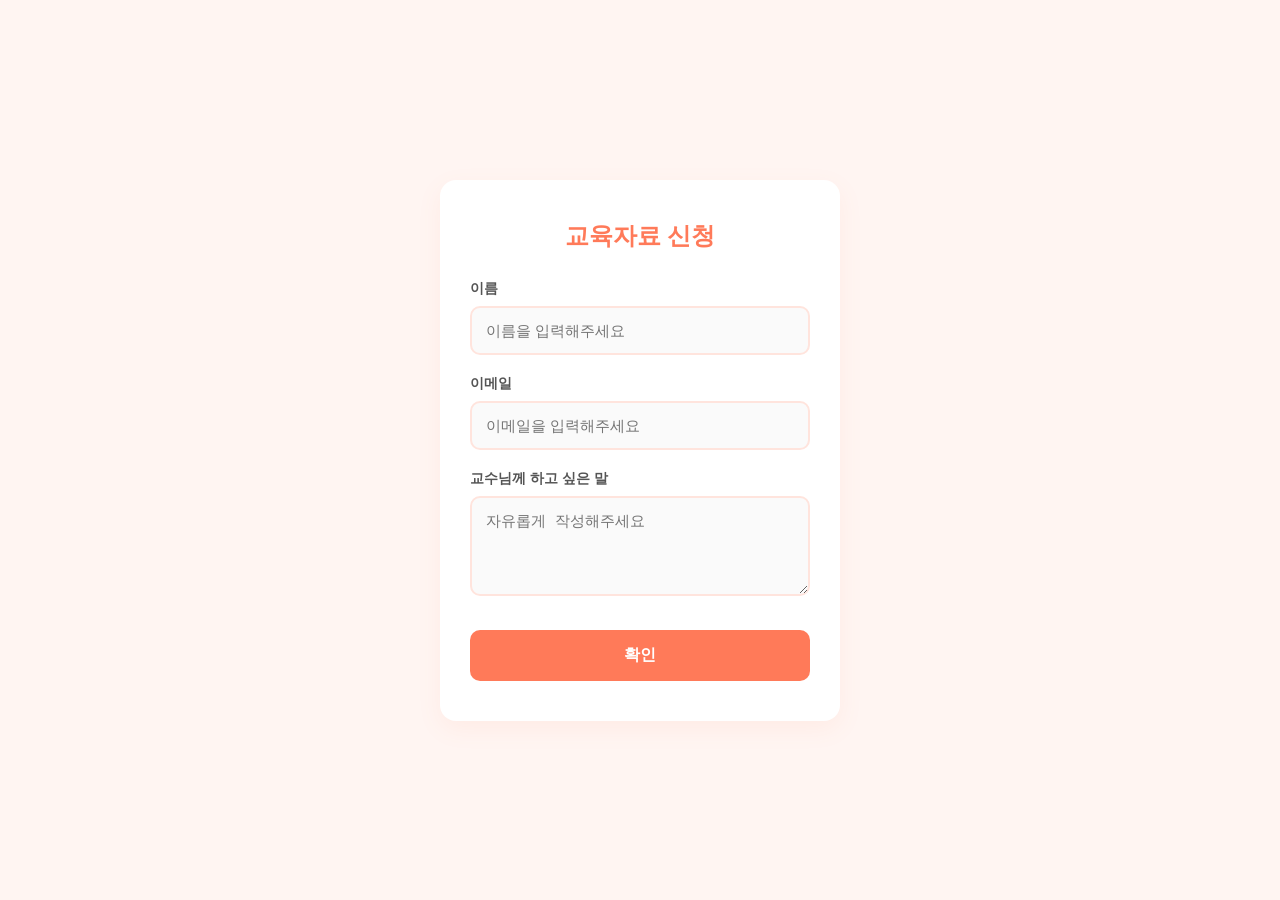
<file: 0901/0901_1/index.html>
<!DOCTYPE html>
<html>
  <head>
    <base target="_top">
    <meta charset="utf-8">
    <style>
      body {
        font-family: 'Apple SD Gothic Neo', 'Noto Sans KR', sans-serif;
        background-color: #FFF5F2; 
        display: flex;
        justify-content: center;
        align-items: center;
        min-height: 100vh;
        margin: 0;
        padding: 20px;
        box-sizing: border-box;
      }
      
      .card {
        background: #ffffff;
        padding: 40px 30px;
        border-radius: 16px;
        box-shadow: 0 8px 24px rgba(255, 122, 89, 0.08);
        width: 100%;
        max-width: 400px;
        box-sizing: border-box;
      }

      h2 {
        margin-top: 0;
        color: #FF7A59;
        text-align: center;
        margin-bottom: 28px;
        font-size: 24px;
        font-weight: 700;
      }

      .form-group {
        margin-bottom: 20px;
      }

      label {
        display: block;
        margin-bottom: 8px;
        font-weight: 600;
        color: #555555;
        font-size: 14px;
      }

      input[type="text"],
      input[type="email"],
      textarea {
        width: 100%;
        padding: 14px;
        border: 2px solid #FFE4DD;
        border-radius: 10px;
        box-sizing: border-box;
        font-size: 15px;
        color: #333;
        outline: none;
        transition: all 0.3s ease;
        background-color: #FAFAFA;
      }

      input[type="text"]:focus,
      input[type="email"]:focus,
      textarea:focus {
        border-color: #FF7A59;
        background-color: #FFFFFF;
      }

      textarea {
        resize: vertical;
        height: 100px;
      }

      button {
        width: 100%;
        padding: 15px;
        border: none;
        border-radius: 10px;
        font-size: 16px;
        font-weight: bold;
        cursor: pointer;
        transition: background-color 0.3s, transform 0.1s;
        margin-top: 10px;
      }

      #submit-btn {
        background-color: #FF7A59;
        color: white;
      }

      #submit-btn:hover {
        background-color: #E86343;
      }

      #submit-btn:disabled {
        background-color: #FFCDBF;
        cursor: not-allowed;
      }

      #result-message {
        display: none;
        text-align: center;
      }

      .success-text {
        font-size: 20px;
        font-weight: bold;
        color: #333333;
        line-height: 1.6;
        margin-bottom: 30px;
        padding: 20px 0;
      }

      #back-btn {
        background-color: #F0F0F0;
        color: #555555;
      }

      #back-btn:hover {
        background-color: #E2E2E2;
      }
    </style>
  </head>
  <body>
    <div class="card">
      <!-- 폼 입력 영역 -->
      <div id="form-container">
        <h2>교육자료 신청</h2>
        <form id="apply-form">
          <div class="form-group">
            <label for="name">이름</label>
            <input type="text" id="name" required placeholder="이름을 입력해주세요">
          </div>
          <div class="form-group">
            <label for="email">이메일</label>
            <input type="email" id="email" required placeholder="이메일을 입력해주세요">
          </div>
          <div class="form-group">
            <label for="message">교수님께 하고 싶은 말</label>
            <textarea id="message" placeholder="자유롭게 작성해주세요"></textarea>
          </div>
          <button type="submit" id="submit-btn">확인</button>
        </form>
      </div>

      <!-- 제출 완료 및 뒤로가기 영역 -->
      <div id="result-message">
        <div class="success-text">
          오늘 교육 받느라<br>수고하셨습니다! 🌸
        </div>
        <button type="button" id="back-btn">다시 신청하기 (뒤로가기)</button>
      </div>
    </div>

    <script>
      document.getElementById('apply-form').addEventListener('submit', function(e) {
        e.preventDefault();
        
        var submitBtn = document.getElementById('submit-btn');
        submitBtn.disabled = true;
        submitBtn.innerText = '제출 중...';

        var formData = {
          name: document.getElementById('name').value,
          email: document.getElementById('email').value,
          message: document.getElementById('message').value
        };

        google.script.run
          .withSuccessHandler(function(response) {
            if (response.success) {
              document.getElementById('form-container').style.display = 'none';
              document.getElementById('result-message').style.display = 'block';
            } else {
              alert('오류가 발생했습니다: ' + response.error);
              submitBtn.disabled = false;
              submitBtn.innerText = '확인';
            }
          })
          .withFailureHandler(function(err) {
            alert('오류가 발생했습니다: ' + err);
            submitBtn.disabled = false;
            submitBtn.innerText = '확인';
          })
          .saveData(formData);
      });

      document.getElementById('back-btn').addEventListener('click', function() {
        document.getElementById('apply-form').reset();
        document.getElementById('result-message').style.display = 'none';
        document.getElementById('form-container').style.display = 'block';
        
        var submitBtn = document.getElementById('submit-btn');
        submitBtn.disabled = false;
        submitBtn.innerText = '확인';
      });
    </script>
  </body>
</html>
</file>
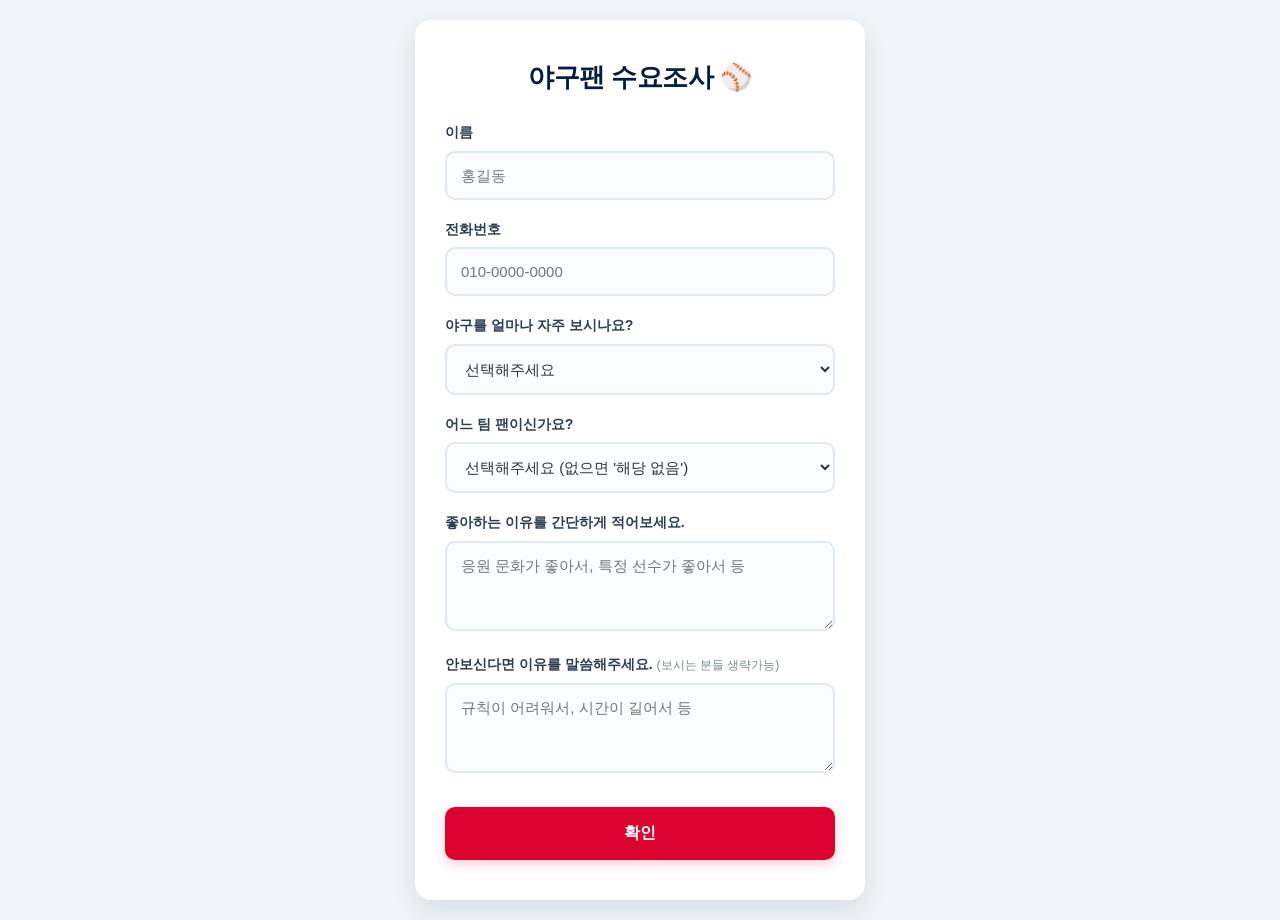
<file: 0901/0901_2/index.html>
<!DOCTYPE html>
<html>
  <head>
    <base target="_top">
    <meta charset="utf-8">
    <style>
      body {
        font-family: 'Apple SD Gothic Neo', 'Noto Sans KR', sans-serif;
        background-color: #F0F4F8;
        display: flex;
        justify-content: center;
        align-items: center;
        min-height: 100vh;
        margin: 0;
        padding: 20px;
        box-sizing: border-box;
      }
      
      .card {
        background: #ffffff;
        padding: 40px 30px;
        border-radius: 16px;
        box-shadow: 0 10px 25px rgba(4, 30, 66, 0.1);
        width: 100%;
        max-width: 450px;
        box-sizing: border-box;
      }

      h2 {
        margin-top: 0;
        color: #041E42;
        text-align: center;
        margin-bottom: 28px;
        font-size: 26px;
        font-weight: 800;
        letter-spacing: -0.5px;
      }

      .form-group {
        margin-bottom: 20px;
      }

      label {
        display: block;
        margin-bottom: 8px;
        font-weight: 700;
        color: #2C3E50;
        font-size: 14px;
        line-height: 1.4;
      }

      .optional-text {
        font-size: 12px;
        color: #7F8C8D;
        font-weight: normal;
      }

      input[type="text"],
      input[type="tel"],
      select,
      textarea {
        width: 100%;
        padding: 14px;
        border: 2px solid #E2E8F0;
        border-radius: 10px;
        box-sizing: border-box;
        font-size: 15px;
        color: #333;
        outline: none;
        transition: all 0.3s ease;
        background-color: #FAFCFF;
        font-family: inherit;
      }

      input:focus,
      select:focus,
      textarea:focus {
        border-color: #041E42;
        background-color: #FFFFFF;
      }

      textarea {
        resize: vertical;
        height: 90px;
      }

      button {
        width: 100%;
        padding: 16px;
        border: none;
        border-radius: 10px;
        font-size: 16px;
        font-weight: bold;
        cursor: pointer;
        transition: all 0.2s;
        margin-top: 10px;
      }

      #submit-btn {
        background-color: #DC0330;
        color: white;
        box-shadow: 0 4px 12px rgba(220, 3, 48, 0.2);
      }

      #submit-btn:hover {
        background-color: #B80025;
      }

      #submit-btn:disabled {
        background-color: #F198A8;
        cursor: not-allowed;
        box-shadow: none;
      }

      #result-message {
        display: none;
        text-align: center;
      }

      .success-text {
        font-size: 22px;
        font-weight: 800;
        color: #041E42;
        line-height: 1.5;
        margin-bottom: 30px;
        padding: 20px 0;
      }

      #back-btn {
        background-color: #041E42;
        color: white;
      }

      #back-btn:hover {
        background-color: #021229;
      }
    </style>
  </head>
  <body>
    <div class="card">
      <div id="form-container">
        <h2>야구팬 수요조사 ⚾</h2>
        <form id="survey-form">
          
          <div class="form-group">
            <label for="name">이름</label>
            <input type="text" id="name" required placeholder="홍길동">
          </div>
          
          <div class="form-group">
            <label for="phone">전화번호</label>
            <input type="tel" id="phone" required placeholder="010-0000-0000">
          </div>
          
          <div class="form-group">
            <label for="frequency">야구를 얼마나 자주 보시나요?</label>
            <select id="frequency" required>
              <option value="" disabled selected>선택해주세요</option>
              <option value="매일 챙겨본다">매일 챙겨본다</option>
              <option value="주 2~3회 정도 본다">주 2~3회 정도 본다</option>
              <option value="한 달에 1~2회 정도 본다">한 달에 1~2회 정도 본다</option>
              <option value="거의 보지 않는다">거의 보지 않는다</option>
            </select>
          </div>
          
          <div class="form-group">
            <label for="team">어느 팀 팬이신가요?</label>
            <select id="team" required>
              <option value="" disabled selected>선택해주세요 (없으면 '해당 없음')</option>
              <option value="롯데 자이언츠">롯데 자이언츠</option>
              <option value="KIA 타이거즈">KIA 타이거즈</option>
              <option value="삼성 라이온즈">삼성 라이온즈</option>
              <option value="두산 베어스">두산 베어스</option>
              <option value="KT 위즈">KT 위즈</option>
              <option value="SSG 랜더스">SSG 랜더스</option>
              <option value="NC 다이노스">NC 다이노스</option>
              <option value="한화 이글스">한화 이글스</option>
              <option value="키움 히어로즈">키움 히어로즈</option>
              <option value="LG 트윈스">LG 트윈스</option>
              <option value="해당 없음">해당 없음</option>
            </select>
          </div>
          
          <div class="form-group">
            <label for="reasonLike">좋아하는 이유를 간단하게 적어보세요.</label>
            <textarea id="reasonLike" placeholder="응원 문화가 좋아서, 특정 선수가 좋아서 등"></textarea>
          </div>
          
          <div class="form-group">
            <label for="reasonDislike">안보신다면 이유를 말씀해주세요. <span class="optional-text">(보시는 분들 생략가능)</span></label>
            <textarea id="reasonDislike" placeholder="규칙이 어려워서, 시간이 길어서 등"></textarea>
          </div>
          
          <button type="submit" id="submit-btn">확인</button>
        </form>
      </div>

      <div id="result-message">
        <div class="success-text">
          설문에 참여해주셔서<br>감사합니다! 🎉
        </div>
        <button type="button" id="back-btn">홈으로</button>
      </div>
    </div>

    <script>
      document.getElementById('survey-form').addEventListener('submit', function(e) {
        e.preventDefault();
        
        var submitBtn = document.getElementById('submit-btn');
        submitBtn.disabled = true;
        submitBtn.innerText = '제출 중...';

        var formData = {
          name: document.getElementById('name').value,
          phone: document.getElementById('phone').value,
          frequency: document.getElementById('frequency').value,
          team: document.getElementById('team').value,
          reasonLike: document.getElementById('reasonLike').value,
          reasonDislike: document.getElementById('reasonDislike').value
        };

        google.script.run
          .withSuccessHandler(function(response) {
            if (response.success) {
              document.getElementById('form-container').style.display = 'none';
              document.getElementById('result-message').style.display = 'block';
            } else {
              alert('오류가 발생했습니다: ' + response.error);
              submitBtn.disabled = false;
              submitBtn.innerText = '확인';
            }
          })
          .withFailureHandler(function(err) {
            alert('오류가 발생했습니다: ' + err);
            submitBtn.disabled = false;
            submitBtn.innerText = '확인';
          })
          .saveData(formData);
      });

      document.getElementById('back-btn').addEventListener('click', function() {
        document.getElementById('survey-form').reset();
        document.getElementById('result-message').style.display = 'none';
        document.getElementById('form-container').style.display = 'block';
        
        var submitBtn = document.getElementById('submit-btn');
        submitBtn.disabled = false;
        submitBtn.innerText = '확인';
      });
    </script>
  </body>
</html>
</file>
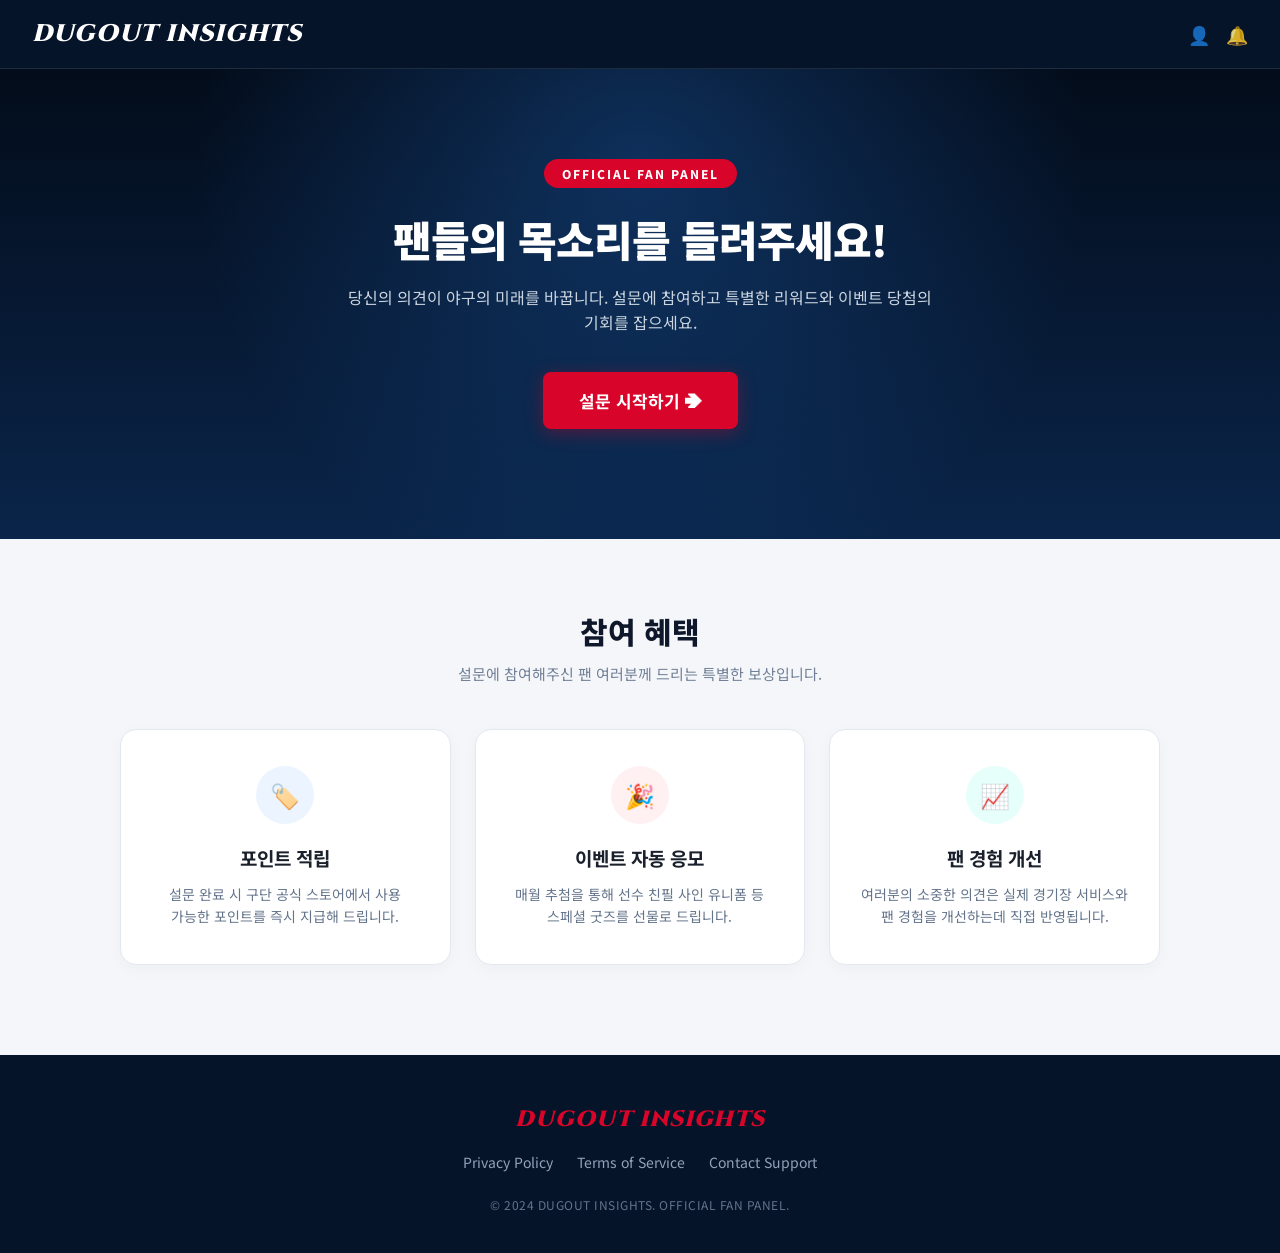
<file: 0901/0901_3/index.html>
<!DOCTYPE html>
<html lang="ko">
<head>
  <base target="_top">
  <meta charset="utf-8">
  <title>DUGOUT INSIGHTS</title>
  <link rel="preconnect" href="https://fonts.googleapis.com">
  <link rel="preconnect" href="https://fonts.gstatic.com" crossorigin>
  <link href="https://fonts.googleapis.com/css2?family=Cinzel:wght@700;900&family=Noto+Sans+KR:wght@400;500;600;700;800;900&display=swap" rel="stylesheet">
  <style>
    :root {
      --primary-navy: #051429;
      --deep-navy: #030B17;
      --card-navy: #0B2240;
      --accent-red: #D90429;
      --accent-red-hover: #EF233C;
      --light-bg: #F4F6FA;
      --text-dark: #1A202C;
      --text-gray: #718096;
      --border-color: #E2E8F0;
    }

    * {
      box-sizing: border-box;
      margin: 0;
      padding: 0;
      font-family: 'Noto Sans KR', -apple-system, BlinkMacSystemFont, sans-serif;
    }

    body {
      background-color: var(--light-bg);
      color: var(--text-dark);
      min-height: 100vh;
      overflow-x: hidden;
    }

    /* Brand Logo */
    .brand-logo {
      font-family: 'Cinzel', serif;
      font-weight: 900;
      font-style: italic;
      letter-spacing: 1px;
    }

    /* Common Top Nav */
    .top-nav {
      background-color: var(--primary-navy);
      color: #ffffff;
      padding: 18px 32px;
      display: flex;
      justify-content: space-between;
      align-items: center;
      border-bottom: 1px solid rgba(255, 255, 255, 0.1);
    }
    .top-nav .logo {
      font-size: 24px;
      color: #ffffff;
      text-decoration: none;
    }
    .top-nav .nav-icons {
      display: flex;
      gap: 16px;
      align-items: center;
      font-size: 18px;
      opacity: 0.85;
      cursor: pointer;
    }

    /* ================================================= */
    /* 1. LANDING PAGE (Screen 1)                        */
    /* ================================================= */
    #view-landing {
      display: block;
    }

    .hero-section {
      position: relative;
      background: linear-gradient(180deg, #030C1A 0%, #082142 50%, #0D2D59 100%);
      color: #ffffff;
      padding: 90px 20px 110px 20px;
      text-align: center;
      background-image: 
        radial-gradient(circle at 50% 20%, rgba(26, 86, 160, 0.45) 0%, transparent 60%),
        linear-gradient(180deg, #030C1A 0%, #0A254A 100%);
    }

    .hero-badge {
      display: inline-block;
      background-color: var(--accent-red);
      color: #ffffff;
      font-size: 12px;
      font-weight: 800;
      letter-spacing: 2px;
      padding: 6px 18px;
      border-radius: 20px;
      margin-bottom: 24px;
      text-transform: uppercase;
    }

    .hero-title {
      font-size: 42px;
      font-weight: 900;
      letter-spacing: -1px;
      margin-bottom: 18px;
      line-height: 1.3;
    }

    .hero-desc {
      font-size: 16px;
      color: #CBD5E0;
      max-width: 620px;
      margin: 0 auto 36px auto;
      line-height: 1.6;
      word-break: keep-all;
    }

    .btn-start {
      display: inline-flex;
      align-items: center;
      justify-content: center;
      gap: 8px;
      background-color: var(--accent-red);
      color: #ffffff;
      border: none;
      padding: 16px 36px;
      font-size: 17px;
      font-weight: 700;
      border-radius: 8px;
      cursor: pointer;
      transition: all 0.2s ease;
      box-shadow: 0 4px 18px rgba(217, 4, 41, 0.35);
    }
    .btn-start:hover {
      background-color: var(--accent-red-hover);
      transform: translateY(-2px);
    }

    /* Benefits Section */
    .benefits-section {
      max-width: 1080px;
      margin: 0 auto;
      padding: 70px 20px 90px 20px;
      text-align: center;
    }
    .benefits-title {
      font-size: 30px;
      font-weight: 800;
      color: #0F172A;
      margin-bottom: 10px;
    }
    .benefits-subtitle {
      font-size: 15px;
      color: var(--text-gray);
      margin-bottom: 45px;
    }

    .benefits-grid {
      display: grid;
      grid-template-columns: repeat(auto-fit, minmax(280px, 1fr));
      gap: 24px;
    }
    .benefit-card {
      background: #ffffff;
      border: 1px solid #E2E8F0;
      border-radius: 16px;
      padding: 36px 28px;
      position: relative;
      text-align: center;
      box-shadow: 0 4px 16px rgba(0, 0, 0, 0.03);
      transition: transform 0.2s;
    }
    .benefit-card:hover {
      transform: translateY(-4px);
    }
    .benefit-icon-circle {
      width: 58px;
      height: 58px;
      border-radius: 50%;
      margin: 0 auto 20px auto;
      display: flex;
      align-items: center;
      justify-content: center;
      font-size: 24px;
    }
    .icon-blue { background-color: #EBF4FF; color: #3182CE; }
    .icon-pink { background-color: #FFF0F2; color: #E53E3E; }
    .icon-green { background-color: #E6FFFA; color: #319795; }

    .benefit-card h3 {
      font-size: 19px;
      font-weight: 700;
      margin-bottom: 12px;
      color: #1A202C;
    }
    .benefit-card p {
      font-size: 14px;
      color: #64748B;
      line-height: 1.6;
      word-break: keep-all;
    }

    /* Footer */
    footer {
      background-color: var(--primary-navy);
      color: #94A3B8;
      padding: 50px 20px 40px 20px;
      text-align: center;
    }
    footer .footer-logo {
      font-size: 22px;
      color: var(--accent-red);
      margin-bottom: 18px;
      display: inline-block;
    }
    footer .footer-links {
      display: flex;
      justify-content: center;
      gap: 24px;
      font-size: 14px;
      margin-bottom: 24px;
    }
    footer .footer-links a {
      color: #94A3B8;
      text-decoration: none;
    }
    footer .copyright {
      font-size: 12px;
      color: #64748B;
      letter-spacing: 0.5px;
    }

    /* ================================================= */
    /* 2. SURVEY FORM (Screen 2)                         */
    /* ================================================= */
    #view-survey {
      display: none;
      padding: 40px 20px 80px 20px;
    }

    .survey-container {
      max-width: 680px;
      margin: 0 auto;
      background: #ffffff;
      border: 1px solid #E2E8F0;
      border-radius: 20px;
      box-shadow: 0 10px 30px rgba(5, 20, 41, 0.08);
      overflow: hidden;
    }

    .survey-header {
      padding: 24px 32px;
      border-bottom: 1px solid #EDF2F7;
      display: flex;
      justify-content: space-between;
      align-items: center;
    }
    .survey-header .category {
      font-family: 'Cinzel', serif;
      font-size: 13px;
      font-weight: 800;
      letter-spacing: 2px;
      color: #1A202C;
    }
    .survey-header .step-count {
      font-family: 'Cinzel', serif;
      font-size: 13px;
      font-weight: 700;
      color: #718096;
    }

    .progress-bar-wrap {
      width: 100%;
      height: 4px;
      background-color: #EDF2F7;
    }
    .progress-bar-fill {
      height: 100%;
      background-color: var(--accent-red);
      transition: width 0.3s ease;
    }

    .survey-body {
      padding: 40px 36px;
    }

    .question-title {
      font-size: 24px;
      font-weight: 800;
      color: #0F172A;
      text-align: center;
      margin-bottom: 30px;
      letter-spacing: -0.5px;
      line-height: 1.4;
    }

    /* Team Selection Cards Grid (Image 2 style) */
    .teams-grid {
      display: grid;
      grid-template-columns: repeat(3, 1fr);
      gap: 16px;
      margin-bottom: 28px;
    }
    .team-card {
      border: 2px solid #E2E8F0;
      border-radius: 14px;
      padding: 20px 12px;
      text-align: center;
      cursor: pointer;
      position: relative;
      transition: all 0.2s ease;
      background: #ffffff;
      user-select: none;
    }
    .team-card:hover {
      border-color: #CBD5E0;
      transform: translateY(-2px);
    }
    .team-card.selected {
      border-color: #051429;
      box-shadow: 0 4px 14px rgba(5, 20, 41, 0.12);
      background-color: #F8FAFC;
    }
    .team-card .check-icon {
      display: none;
      position: absolute;
      top: 8px;
      right: 8px;
      width: 20px;
      height: 20px;
      background-color: #051429;
      color: #ffffff;
      border-radius: 50%;
      font-size: 12px;
      font-weight: bold;
      align-items: center;
      justify-content: center;
    }
    .team-card.selected .check-icon {
      display: flex;
    }
    .team-badge {
      width: 52px;
      height: 52px;
      border-radius: 50%;
      background: #F1F5F9;
      display: flex;
      align-items: center;
      justify-content: center;
      margin: 0 auto 12px auto;
      font-size: 13px;
      font-weight: 800;
      color: #334155;
      letter-spacing: 0.5px;
    }
    .team-name {
      font-size: 14px;
      font-weight: 700;
      color: #1E293B;
    }

    /* Standard Form Inputs */
    .form-group {
      margin-bottom: 22px;
    }
    .form-group label {
      display: block;
      font-size: 14px;
      font-weight: 700;
      color: #334155;
      margin-bottom: 8px;
    }
    .form-group .sub-label {
      font-size: 12px;
      color: #94A3B8;
      font-weight: normal;
    }
    .form-input, .form-select, .form-textarea {
      width: 100%;
      padding: 14px 16px;
      border: 1.5px solid #E2E8F0;
      border-radius: 10px;
      font-size: 15px;
      color: #1E293B;
      background-color: #FAFAFA;
      outline: none;
      transition: all 0.2s;
    }
    .form-input:focus, .form-select:focus, .form-textarea:focus {
      border-color: #051429;
      background-color: #ffffff;
    }
    .form-textarea {
      resize: vertical;
      min-height: 90px;
    }

    /* Survey Navigation Footer */
    .survey-footer {
      padding: 20px 36px;
      background-color: #F8FAFC;
      border-top: 1px solid #EDF2F7;
      display: flex;
      justify-content: space-between;
      align-items: center;
    }
    .btn-prev {
      background-color: #ffffff;
      border: 1.5px solid #CBD5E0;
      color: #334155;
      padding: 12px 24px;
      border-radius: 8px;
      font-size: 15px;
      font-weight: 700;
      cursor: pointer;
      display: inline-flex;
      align-items: center;
      gap: 6px;
      transition: all 0.2s;
    }
    .btn-prev:hover {
      background-color: #F1F5F9;
    }
    .btn-next {
      background-color: #051429;
      color: #ffffff;
      border: none;
      padding: 12px 28px;
      border-radius: 8px;
      font-size: 15px;
      font-weight: 700;
      cursor: pointer;
      display: inline-flex;
      align-items: center;
      gap: 6px;
      transition: all 0.2s;
    }
    .btn-next:hover {
      background-color: #030B17;
    }
    .btn-next:disabled {
      background-color: #94A3B8;
      cursor: not-allowed;
    }

    /* ================================================= */
    /* 3. COMPLETION REWARD PAGE (Screen 3)              */
    /* ================================================= */
    #view-complete {
      display: none;
      padding: 60px 20px 100px 20px;
      text-align: center;
    }
    .complete-container {
      max-width: 760px;
      margin: 0 auto;
    }
    .check-icon-circle {
      width: 64px;
      height: 64px;
      background-color: var(--accent-red);
      color: #ffffff;
      border-radius: 50%;
      display: flex;
      align-items: center;
      justify-content: center;
      font-size: 30px;
      margin: 0 auto 24px auto;
      box-shadow: 0 4px 16px rgba(217, 4, 41, 0.3);
    }
    .complete-title {
      font-size: 28px;
      font-weight: 900;
      color: #0F172A;
      margin-bottom: 10px;
      letter-spacing: -0.5px;
    }
    .complete-desc {
      font-size: 15px;
      color: var(--text-gray);
      margin-bottom: 40px;
    }

    .reward-cards-row {
      display: grid;
      grid-template-columns: 240px 1fr;
      gap: 20px;
      text-align: left;
      margin-bottom: 40px;
    }
    @media (max-width: 680px) {
      .reward-cards-row {
        grid-template-columns: 1fr;
      }
      .teams-grid {
        grid-template-columns: repeat(2, 1fr);
      }
    }

    /* Summary Card */
    .summary-card {
      background: #ffffff;
      border: 1px solid #E2E8F0;
      border-radius: 16px;
      padding: 24px;
      box-shadow: 0 4px 14px rgba(0, 0, 0, 0.03);
    }
    .summary-card h4 {
      font-size: 16px;
      font-weight: 800;
      color: #1E293B;
      margin-bottom: 20px;
      display: flex;
      align-items: center;
      gap: 8px;
    }
    .summary-item {
      display: flex;
      justify-content: space-between;
      padding: 12px 0;
      border-bottom: 1px solid #F1F5F9;
      font-size: 14px;
    }
    .summary-item:last-child {
      border-bottom: none;
    }
    .summary-item .label { color: #64748B; }
    .summary-item .value { font-weight: 700; color: #1E293B; }
    .summary-item .highlight { color: #2563EB; font-weight: 800; }

    /* Coupon Ticket Card (Image 3 exact replica) */
    .ticket-card {
      background: linear-gradient(135deg, #091D3A 0%, #030B17 100%);
      color: #ffffff;
      border-radius: 16px;
      padding: 28px;
      display: flex;
      justify-content: space-between;
      align-items: center;
      position: relative;
      border-bottom: 4px solid var(--accent-red);
      box-shadow: 0 8px 24px rgba(5, 20, 41, 0.2);
    }
    .ticket-badge {
      display: inline-block;
      font-size: 11px;
      font-weight: 800;
      letter-spacing: 1px;
      color: #FFAAA6;
      background: rgba(217, 4, 41, 0.25);
      padding: 4px 10px;
      border-radius: 6px;
      margin-bottom: 10px;
      text-transform: uppercase;
    }
    .ticket-title {
      font-size: 24px;
      font-weight: 800;
      margin-bottom: 6px;
      letter-spacing: -0.5px;
    }
    .ticket-value {
      font-size: 26px;
      font-weight: 900;
      color: #ffffff;
      margin-bottom: 14px;
    }
    .ticket-meta {
      font-size: 12px;
      color: #94A3B8;
      line-height: 1.5;
    }

    .ticket-qr-box {
      background: #ffffff;
      border-radius: 12px;
      padding: 16px;
      text-align: center;
      color: #1E293B;
      min-width: 140px;
    }
    .ticket-qr-code {
      font-size: 32px;
      margin-bottom: 6px;
    }
    .ticket-code-text {
      font-family: monospace;
      font-size: 12px;
      font-weight: bold;
      color: #475569;
      margin-bottom: 10px;
    }
    .btn-coupon {
      display: block;
      background: #051429;
      color: #ffffff;
      text-decoration: none;
      font-size: 11px;
      font-weight: 700;
      padding: 6px 10px;
      border-radius: 6px;
    }

    .complete-actions {
      display: flex;
      justify-content: center;
      gap: 16px;
    }
    .btn-home {
      background: #ffffff;
      border: 1.5px solid #CBD5E0;
      color: #1E293B;
      padding: 14px 28px;
      border-radius: 8px;
      font-size: 15px;
      font-weight: 700;
      cursor: pointer;
    }
    .btn-home:hover {
      background: #F8FAFC;
    }
  </style>
</head>
<body>

  <!-- Top Nav Bar -->
  <nav class="top-nav">
    <a href="#" class="logo brand-logo" onclick="showLanding()">DUGOUT INSIGHTS</a>
    <div class="nav-icons">
      <span>👤</span>
      <span>🔔</span>
    </div>
  </nav>

  <!-- ================================================= -->
  <!-- 1. LANDING VIEW                                   -->
  <!-- ================================================= -->
  <section id="view-landing">
    <div class="hero-section">
      <div class="hero-badge">OFFICIAL FAN PANEL</div>
      <h1 class="hero-title">팬들의 목소리를 들려주세요!</h1>
      <p class="hero-desc">
        당신의 의견이 야구의 미래를 바꿉니다. 설문에 참여하고 특별한 리워드와 이벤트 당첨의 기회를 잡으세요.
      </p>
      <button class="btn-start" onclick="startSurvey()">
        설문 시작하기 ➔
      </button>
    </div>

    <div class="benefits-section">
      <h2 class="benefits-title">참여 혜택</h2>
      <p class="benefits-subtitle">설문에 참여해주신 팬 여러분께 드리는 특별한 보상입니다.</p>

      <div class="benefits-grid">
        <div class="benefit-card">
          <div class="benefit-icon-circle icon-blue">🏷️</div>
          <h3>포인트 적립</h3>
          <p>설문 완료 시 구단 공식 스토어에서 사용 가능한 포인트를 즉시 지급해 드립니다.</p>
        </div>
        <div class="benefit-card">
          <div class="benefit-icon-circle icon-pink">🎉</div>
          <h3>이벤트 자동 응모</h3>
          <p>매월 추첨을 통해 선수 친필 사인 유니폼 등 스페셜 굿즈를 선물로 드립니다.</p>
        </div>
        <div class="benefit-card">
          <div class="benefit-icon-circle icon-green">📈</div>
          <h3>팬 경험 개선</h3>
          <p>여러분의 소중한 의견은 실제 경기장 서비스와 팬 경험을 개선하는데 직접 반영됩니다.</p>
        </div>
      </div>
    </div>

    <footer>
      <div class="footer-logo brand-logo">DUGOUT INSIGHTS</div>
      <div class="footer-links">
        <a href="#">Privacy Policy</a>
        <a href="#">Terms of Service</a>
        <a href="#">Contact Support</a>
      </div>
      <div class="copyright">© 2024 DUGOUT INSIGHTS. OFFICIAL FAN PANEL.</div>
    </footer>
  </section>


  <!-- ================================================= -->
  <!-- 2. SURVEY MULTI-STEP FORM VIEW                    -->
  <!-- ================================================= -->
  <section id="view-survey">
    <div class="survey-container">
      <div class="survey-header">
        <div class="category">FAN PROFILING</div>
        <div class="step-count" id="step-indicator">Question 1 of 3</div>
      </div>
      <div class="progress-bar-wrap">
        <div class="progress-bar-fill" id="progress-fill" style="width: 33.3%;"></div>
      </div>

      <div class="survey-body">
        
        <!-- STEP 1: 기본 인적사항 -->
        <div id="survey-step-1" class="survey-step-content">
          <h2 class="question-title">팬 패널 프로필을 입력해주세요</h2>
          <div class="form-group">
            <label for="input-name">이름</label>
            <input type="text" id="input-name" class="form-input" placeholder="성함을 입력해주세요" required>
          </div>
          <div class="form-group">
            <label for="input-phone">전화번호</label>
            <input type="tel" id="input-phone" class="form-input" placeholder="010-0000-0000" required>
          </div>
        </div>

        <!-- STEP 2: 응원 구단 및 관람 빈도 (이미지 2 카드 그리드) -->
        <div id="survey-step-2" class="survey-step-content" style="display: none;">
          <h2 class="question-title">가장 응원하는 프로야구 팀은 어디인가요?</h2>
          
          <div class="teams-grid">
            <div class="team-card" onclick="selectTeam(this, 'SSG 랜더스')">
              <span class="check-icon">✓</span>
              <div class="team-badge">SSG</div>
              <div class="team-name">SSG 랜더스</div>
            </div>
            <div class="team-card" onclick="selectTeam(this, 'LG 트윈스')">
              <span class="check-icon">✓</span>
              <div class="team-badge">LG</div>
              <div class="team-name">LG 트윈스</div>
            </div>
            <div class="team-card" onclick="selectTeam(this, '두산 베어스')">
              <span class="check-icon">✓</span>
              <div class="team-badge">DOOSAN</div>
              <div class="team-name">두산 베어스</div>
            </div>
            <div class="team-card" onclick="selectTeam(this, '삼성 라이온즈')">
              <span class="check-icon">✓</span>
              <div class="team-badge">SAMSUNG</div>
              <div class="team-name">삼성 라이온즈</div>
            </div>
            <div class="team-card" onclick="selectTeam(this, '롯데 자이언츠')">
              <span class="check-icon">✓</span>
              <div class="team-badge">LOTTE</div>
              <div class="team-name">롯데 자이언츠</div>
            </div>
            <div class="team-card" onclick="selectTeam(this, 'KIA 타이거즈')">
              <span class="check-icon">✓</span>
              <div class="team-badge">KIA</div>
              <div class="team-name">KIA 타이거즈</div>
            </div>
            <div class="team-card" onclick="selectTeam(this, 'KT 위즈')">
              <span class="check-icon">✓</span>
              <div class="team-badge">KT</div>
              <div class="team-name">KT 위즈</div>
            </div>
            <div class="team-card" onclick="selectTeam(this, '한화 이글스')">
              <span class="check-icon">✓</span>
              <div class="team-badge">HANWHA</div>
              <div class="team-name">한화 이글스</div>
            </div>
            <div class="team-card" onclick="selectTeam(this, '키움 히어로즈')">
              <span class="check-icon">✓</span>
              <div class="team-badge">KIWOOM</div>
              <div class="team-name">키움 히어로즈</div>
            </div>
            <div class="team-card" onclick="selectTeam(this, 'NC 다이노스')">
              <span class="check-icon">✓</span>
              <div class="team-badge">NC</div>
              <div class="team-name">NC 다이노스</div>
            </div>
            <div class="team-card" onclick="selectTeam(this, '해당 없음')">
              <span class="check-icon">✓</span>
              <div class="team-badge">NONE</div>
              <div class="team-name">해당 없음</div>
            </div>
          </div>

          <div class="form-group" style="margin-top: 24px;">
            <label for="select-freq">야구를 얼마나 자주 보시나요?</label>
            <select id="select-freq" class="form-select">
              <option value="매일 챙겨본다">매일 챙겨본다</option>
              <option value="주 2~3회 정도 본다">주 2~3회 정도 본다</option>
              <option value="한 달에 1~2회 정도 본다">한 달에 1~2회 정도 본다</option>
              <option value="거의 보지 않는다">거의 보지 않는다</option>
            </select>
          </div>
        </div>

        <!-- STEP 3: 정성 의견 작성 -->
        <div id="survey-step-3" class="survey-step-content" style="display: none;">
          <h2 class="question-title">팬 여러분의 생생한 목소리를 들려주세요</h2>
          
          <div class="form-group">
            <label for="input-like">좋아하는 이유를 간단하게 적어보세요.</label>
            <textarea id="input-like" class="form-textarea" placeholder="선수들의 열정, 응원 문화, 직관 분위기 등"></textarea>
          </div>

          <div class="form-group">
            <label for="input-dislike">
              안보신다면 이유를 말씀해주세요. 
              <span class="sub-label">(보시는 분들 생략가능)</span>
            </label>
            <textarea id="input-dislike" class="form-textarea" placeholder="경기 시간이 길어서, 룰이 복잡해서 등"></textarea>
          </div>
        </div>

      </div>

      <div class="survey-footer">
        <button type="button" class="btn-prev" id="btn-prev" onclick="prevStep()" style="visibility: hidden;">
          ← 이전
        </button>
        <button type="button" class="btn-next" id="btn-next" onclick="nextStep()">
          다음 ➔
        </button>
      </div>
    </div>
  </section>


  <!-- ================================================= -->
  <!-- 3. COMPLETION & REWARD VIEW (Screen 3)            -->
  <!-- ================================================= -->
  <section id="view-complete">
    <div class="complete-container">
      <div class="check-icon-circle">⚾</div>
      <h2 class="complete-title">참여해주셔서 감사합니다! 홈런급 소중한 의견입니다!</h2>
      <p class="complete-desc">팬 여러분의 의견이 모여 더 나은 야구장 문화를 만들어갑니다.</p>

      <div class="reward-cards-row">
        <!-- Summary Box -->
        <div class="summary-card">
          <h4>📊 참여 요약</h4>
          <div class="summary-item">
            <span class="label">설문 완료 시간</span>
            <span class="value">방금 전</span>
          </div>
          <div class="summary-item">
            <span class="label">획득 포인트</span>
            <span class="value highlight">+ 50 P</span>
          </div>
          <div class="summary-item">
            <span class="label">이번 시즌 참여율</span>
            <span class="value">100%</span>
          </div>
        </div>

        <!-- Special Reward Ticket Box -->
        <div class="ticket-card">
          <div>
            <div class="ticket-badge">★ SPECIAL REWARD</div>
            <div class="ticket-title">야구장 매점</div>
            <div class="ticket-value">2,000원 할인권</div>
            <div class="ticket-meta">
              유효기간: 2024 시즌 종료시까지 (당일 사용 가능)<br>
              ⓘ 1인 1매 사용 가능, 일부 매장 제외
            </div>
          </div>
          <div class="ticket-qr-box">
            <div class="ticket-qr-code">🎟️</div>
            <div class="ticket-code-text">A9X-2B4-R8Y</div>
            <a href="#" class="btn-coupon" onclick="alert('쿠폰이 발급되었습니다!'); return false;">쿠폰함 확인하기 ➔</a>
          </div>
        </div>
      </div>

      <div class="complete-actions">
        <button class="btn-home" onclick="showLanding()">홈으로 돌아가기</button>
      </div>
    </div>
  </section>


  <script>
    var currentStep = 1;
    var totalSteps = 3;
    var selectedTeam = "SSG 랜더스"; // 기본값

    function showLanding() {
      document.getElementById('view-landing').style.display = 'block';
      document.getElementById('view-survey').style.display = 'none';
      document.getElementById('view-complete').style.display = 'none';
      window.scrollTo(0, 0);
    }

    function startSurvey() {
      document.getElementById('view-landing').style.display = 'none';
      document.getElementById('view-survey').style.display = 'block';
      document.getElementById('view-complete').style.display = 'none';
      currentStep = 1;
      updateStepUI();
      window.scrollTo(0, 0);
    }

    function selectTeam(elem, teamName) {
      var allCards = document.querySelectorAll('.team-card');
      allCards.forEach(function(card) {
        card.classList.remove('selected');
      });
      elem.classList.add('selected');
      selectedTeam = teamName;
    }

    function updateStepUI() {
      // Step 내용 토글
      for (var i = 1; i <= totalSteps; i++) {
        document.getElementById('survey-step-' + i).style.display = (i === currentStep) ? 'block' : 'none';
      }

      // 인디케이터 및 프로그레스바 갱신
      document.getElementById('step-indicator').innerText = 'Question ' + currentStep + ' of ' + totalSteps;
      document.getElementById('progress-fill').style.width = ((currentStep / totalSteps) * 100) + '%';

      // 이전 버튼
      var prevBtn = document.getElementById('btn-prev');
      prevBtn.style.visibility = (currentStep === 1) ? 'hidden' : 'visible';

      // 다음 / 완료 버튼
      var nextBtn = document.getElementById('btn-next');
      if (currentStep === totalSteps) {
        nextBtn.innerText = '제출하기 ✓';
        nextBtn.style.backgroundColor = 'var(--accent-red)';
      } else {
        nextBtn.innerText = '다음 ➔';
        nextBtn.style.backgroundColor = '#051429';
      }
    }

    function prevStep() {
      if (currentStep > 1) {
        currentStep--;
        updateStepUI();
      }
    }

    function nextStep() {
      // 1단계 검증
      if (currentStep === 1) {
        var name = document.getElementById('input-name').value.trim();
        var phone = document.getElementById('input-phone').value.trim();
        if (!name || !phone) {
          alert('이름과 전화번호를 모두 입력해주세요.');
          return;
        }
      }

      // 최종 제출 단계
      if (currentStep === totalSteps) {
        submitSurveyData();
        return;
      }

      currentStep++;
      updateStepUI();
    }

    function submitSurveyData() {
      var nextBtn = document.getElementById('btn-next');
      nextBtn.disabled = true;
      nextBtn.innerText = '제출 중...';

      var formData = {
        name: document.getElementById('input-name').value,
        phone: document.getElementById('input-phone').value,
        frequency: document.getElementById('select-freq').value,
        team: selectedTeam,
        reasonLike: document.getElementById('input-like').value,
        reasonDislike: document.getElementById('input-dislike').value
      };

      if (typeof google !== 'undefined' && google.script && google.script.run) {
        google.script.run
          .withSuccessHandler(function(res) {
            if (res.success) {
              onSuccessSubmit();
            } else {
              alert('오류가 발생했습니다: ' + res.error);
              nextBtn.disabled = false;
              nextBtn.innerText = '제출하기 ✓';
            }
          })
          .withFailureHandler(function(err) {
            alert('오류가 발생했습니다: ' + err);
            nextBtn.disabled = false;
            nextBtn.innerText = '제출하기 ✓';
          })
          .saveData(formData);
      } else {
        // 로컬 테스트 환경
        setTimeout(function() {
          onSuccessSubmit();
        }, 600);
      }
    }

    function onSuccessSubmit() {
      document.getElementById('view-landing').style.display = 'none';
      document.getElementById('view-survey').style.display = 'none';
      document.getElementById('view-complete').style.display = 'block';
      window.scrollTo(0, 0);

      // 입력 폼 리셋
      document.getElementById('input-name').value = '';
      document.getElementById('input-phone').value = '';
      document.getElementById('input-like').value = '';
      document.getElementById('input-dislike').value = '';
      var nextBtn = document.getElementById('btn-next');
      nextBtn.disabled = false;
    }
  </script>
</body>
</html>
</file>
<file: 0727/style.css>
/* 상단 배너 아이콘 버튼 배치를 위한 상대 위치 설정 */
:root {
  /* 🎨 고급 메인 색상 팔레트 (Modern Sage Green & Charcoal) */
  --primary-color: #4f772d;      /* 세련된 차분한 세이지 그린 */
  --primary-light: #f0f4f0;      /* 소프트 크림 그린 배경 */
  --primary-dark: #2d4f1e;       /* 깊이감 있는 딥 숲색 바이올렛 탈피 */
  --accent-color: #90a955;       /* 은은한 올리브 그린 Accent */
  
  --bg-color: #f8f9fa;           /* 깔끔하고 부드러운 오프화이트 배경 */
  --card-bg: #ffffff;
  --text-main: #1d2a1f;          /* 신뢰감 있는 딥 숲 차콜 글자색 */
  --text-muted: #627264;         /* 차분한 보조 텍스트 */
  
  --border-radius-lg: 24px;      /* 부드럽고 현대적인 라운딩 */
  --border-radius-md: 16px;
  --border-radius-sm: 10px;
  
  /* 고급스러운 은은한 그림자 */
  --shadow-sm: 0 4px 16px rgba(45, 79, 30, 0.05);
  --shadow-md: 0 12px 32px rgba(45, 79, 30, 0.09);
  --shadow-hover: 0 18px 40px rgba(45, 79, 30, 0.18);
}

* {
  box-sizing: border-box;
  margin: 0;
  padding: 0;
}

body {
  font-family: 'Noto Sans JP', -apple-system, BlinkMacSystemFont, 'Segoe UI', Roboto, sans-serif;
  background: linear-gradient(145deg, #f8f9fa 0%, #eaf0ea 100%);
  color: var(--text-main);
  min-height: 100vh;
  display: flex;
  align-items: center;
  justify-content: center;
  padding: 30px 20px;
  letter-spacing: -0.02em;
}

/* 메인 대시보드 용기 */
.dashboard-container {
  width: 100%;
  max-width: 860px;
}

/* 1. 상단 배너 영역 (Glassmorphism 적용) */
.top-banner {
  background: rgba(255, 255, 255, 0.88);
  backdrop-filter: blur(16px);
  -webkit-backdrop-filter: blur(16px);
  padding: 38px 28px;
  border-radius: var(--border-radius-lg);
  border: 1px solid rgba(255, 255, 255, 0.9);
  box-shadow: var(--shadow-md);
  text-align: center;
  margin-bottom: 28px;
}

.main-title {
  font-size: 2.6rem;
  font-weight: 800;
  background: linear-gradient(135deg, var(--primary-dark) 0%, var(--primary-color) 100%);
  -webkit-background-clip: text;
  -webkit-text-fill-color: transparent;
  letter-spacing: 3px;
  margin-bottom: 14px;
}

.hero-intro {
  font-size: 1.15rem;
  font-weight: 600;
  color: var(--text-main);
  line-height: 1.6;
  margin-bottom: 8px;
  word-break: keep-all;
}

.hero-intro span {
  color: var(--primary-dark);
  position: relative;
  display: inline-block;
  font-weight: 700;
}

.hero-intro span::after {
  content: '';
  position: absolute;
  bottom: 2px;
  left: 0;
  width: 100%;
  height: 7px;
  background-color: rgba(144, 169, 85, 0.25);
  border-radius: 4px;
  z-index: -1;
}

.hero-desc {
  color: var(--text-muted);
  font-size: 0.9rem;
  font-weight: 400;
}

/* 2. 3x2 아이콘 카드 그리드 */
.quick-icon-grid {
  display: grid;
  grid-template-columns: repeat(3, 1fr);
  gap: 20px;
}

.icon-card {
  display: flex;
  flex-direction: column;
  align-items: center;
  justify-content: center;
  background: rgba(255, 255, 255, 0.92);
  height: 135px;
  border-radius: var(--border-radius-md);
  color: var(--primary-dark);
  border: 1px solid rgba(215, 225, 215, 0.8);
  box-shadow: var(--shadow-sm);
  cursor: pointer;
  transition: all 0.35s cubic-bezier(0.16, 1, 0.3, 1);
}

.icon-card i {
  font-size: 2.2rem;
  color: var(--primary-dark);
  margin-bottom: 12px;
  transition: transform 0.3s ease, color 0.3s ease;
}

.icon-card span {
  font-size: 0.98rem;
  font-weight: 600;
  color: var(--text-main);
  transition: color 0.3s ease;
}

.icon-card:hover {
  background: linear-gradient(135deg, var(--primary-dark) 0%, var(--primary-color) 100%);
  transform: translateY(-8px);
  box-shadow: var(--shadow-hover);
  border-color: transparent;
}

.icon-card:hover i,
.icon-card:hover span {
  color: #ffffff;
}

.icon-card:hover i {
  transform: scale(1.1);
}

/* ================= 팝업 모달 스타일 ================= */
.modal-overlay {
  position: fixed;
  top: 0;
  left: 0;
  width: 100vw;
  height: 100vh;
  background-color: rgba(20, 30, 20, 0.45);
  backdrop-filter: blur(8px);
  -webkit-backdrop-filter: blur(8px);
  display: flex;
  align-items: center;
  justify-content: center;
  opacity: 0;
  pointer-events: none;
  transition: opacity 0.35s cubic-bezier(0.16, 1, 0.3, 1);
  z-index: 1000;
}

.modal-overlay.active {
  opacity: 1;
  pointer-events: auto;
}

.modal-content {
  background-color: #ffffff;
  width: 90%;
  max-width: 620px;
  border-radius: var(--border-radius-lg);
  padding: 36px 32px;
  position: relative;
  box-shadow: 0 24px 50px rgba(0, 0, 0, 0.18);
  transform: scale(0.92) translateY(20px);
  transition: transform 0.35s cubic-bezier(0.16, 1, 0.3, 1);
  max-height: 85vh;
  overflow-y: auto;
  border: 1px solid rgba(255, 255, 255, 0.9);
}

.modal-overlay.active .modal-content {
  transform: scale(1) translateY(0);
}

.close-btn {
  position: absolute;
  top: 20px;
  right: 24px;
  font-size: 1.8rem;
  color: #92a093;
  cursor: pointer;
  transition: color 0.2s;
}

.close-btn:hover {
  color: var(--text-main);
}

.modal-content h2 {
  font-size: 1.35rem;
  color: var(--primary-dark);
  border-bottom: 2px solid var(--primary-light);
  padding-bottom: 12px;
  margin-bottom: 24px;
  display: flex;
  align-items: center;
  gap: 10px;
}

/* 1. 기본정보 모달 */
.profile-container { 
  display: flex; 
  gap: 24px; 
  align-items: center; 
  flex-wrap: wrap; 
}

.profile-img { 
  width: 140px; 
  height: 140px; 
  border-radius: 50%; 
  border: 4px solid var(--primary-light); 
  object-fit: cover; 
  box-shadow: var(--shadow-md); 
  flex-shrink: 0; 
}

.info-list {
  flex: 1;
  min-width: 220px;
}

.info-list p { 
  margin-bottom: 8px; 
  font-size: 0.95rem; 
  color: var(--text-main);
}

.link-btn { 
  color: var(--primary-dark); 
  text-decoration: none; 
  font-weight: 600; 
  display: inline-flex;
  align-items: center;
  gap: 4px;
  transition: opacity 0.2s;
}

.link-btn:hover { 
  opacity: 0.8;
  text-decoration: underline; 
}

/* 2. 性格 & MBTI 모달 */
.mbti-container { 
  display: flex; 
  gap: 24px; 
  align-items: center; 
  flex-wrap: wrap;
}

.mbti-card { 
  text-align: center; 
  background: var(--primary-light); 
  padding: 18px; 
  border-radius: var(--border-radius-md); 
  min-width: 150px;
}

.mbti-img { 
  width: 120px; 
  height: 120px; 
  border-radius: 50%; 
  margin-bottom: 10px; 
  object-fit: cover;
  border: 3px solid white;
  box-shadow: var(--shadow-sm);
}

.mbti-badge { 
  background: var(--primary-dark); 
  color: white; 
  padding: 4px 14px; 
  border-radius: 20px; 
  font-weight: 700; 
  font-size: 0.9rem;
  display: inline-block;
  letter-spacing: 1px;
}

.personality-details { flex: 1; display: flex; flex-direction: column; gap: 14px; }

.traits-box h3 {
  font-size: 0.95rem;
  margin-bottom: 6px;
  font-weight: 700;
}

.strength h3 { color: #2e8b57; }
.weakness h3 { color: #d9534f; }

.traits-box ul {
  padding-left: 18px;
  font-size: 0.82rem;
  color: var(--text-muted);
  line-height: 1.55;
}

.traits-box li {
  margin-bottom: 4px;
}

/* 3. スキルセット 모달 */
.skills-grid { 
  display: grid; 
  grid-template-columns: repeat(2, 1fr); 
  gap: 14px; 
}

.skill-card { 
  background: var(--primary-light); 
  padding: 18px 12px; 
  border-radius: var(--border-radius-md); 
  text-align: center;
  display: flex;
  flex-direction: column;
  align-items: center;
  justify-content: center;
  border: 1px solid rgba(255, 255, 255, 0.7);
}

.skill-icon { 
  font-size: 2rem; 
  color: var(--primary-dark); 
  margin-bottom: 8px; 
}

.skill-card h3 {
  font-size: 1.05rem;
  font-weight: 700;
  margin-bottom: 4px;
  color: var(--text-main);
}

.skill-card p {
  font-size: 0.78rem;
  color: var(--text-muted);
  line-height: 1.4;
  text-align: center;
  word-break: keep-all;
}

/* 4. 経歴 & 資格 모달 */
.timeline-item { 
  border-left: 3px solid var(--primary-color); 
  padding-left: 16px; 
  margin-bottom: 20px; 
}

.date-badge { 
  background: var(--primary-light); 
  color: var(--primary-dark); 
  padding: 3px 10px; 
  border-radius: 12px; 
  font-size: 0.8rem; 
  font-weight: 700; 
}

.timeline-item h3 { font-size: 1.05rem; margin: 8px 0 4px; color: var(--text-main); }
.timeline-item p { font-size: 0.9rem; color: var(--text-muted); }

/* 5. 趣味 모달 */
.hobby-tags { display: flex; gap: 12px; flex-wrap: wrap; }
.hobby-card { 
  background: var(--primary-light); 
  padding: 12px 22px; 
  border-radius: 30px; 
  color: var(--primary-dark); 
  font-weight: 600; 
  display: flex;
  align-items: center;
  gap: 8px;
  box-shadow: var(--shadow-sm);
  border: 1px solid rgba(255, 255, 255, 0.8);
}

/* 6. お問い合わせ 모달 */
.contact-links { display: flex; gap: 12px; flex-wrap: wrap; }
.contact-btn { 
  flex: 1; 
  min-width: 160px; 
  padding: 14px; 
  text-align: center; 
  border-radius: var(--border-radius-sm); 
  color: white; 
  text-decoration: none; 
  font-weight: 600; 
  display: flex;
  align-items: center;
  justify-content: center;
  gap: 8px;
  box-shadow: var(--shadow-sm);
  transition: transform 0.2s, opacity 0.2s;
}

.contact-btn:hover { transform: translateY(-2px); opacity: 0.95; }
.insta { background: linear-gradient(135deg, #f09433 0%, #e6683c 25%, #dc2743 50%, #cc2366 75%, #bc1888 100%); } 
.blog { background: #03cf5d; } 
.phone { background: var(--primary-dark); }

/* 모바일 대응 */
@media (max-width: 600px) {
  .quick-icon-grid { grid-template-columns: repeat(2, 1fr); gap: 14px; }
  .icon-card { height: 115px; }
  .main-title { font-size: 2rem; }
  .skills-grid { grid-template-columns: 1fr; }
  .profile-container, .mbti-container { flex-direction: column; text-align: center; }
}

.top-banner {
  position: relative;
}

/* 언어 변환 지구본 아이콘 버튼 (Modern Globe Chip) */
.lang-toggle-btn {
  position: absolute;
  top: 20px;
  right: 22px;
  display: inline-flex;
  align-items: center;
  gap: 8px;
  background: var(--primary-light);
  color: var(--primary-dark);
  border: 1px solid rgba(255, 255, 255, 0.9);
  padding: 8px 16px;
  border-radius: 30px;
  font-size: 0.85rem;
  font-weight: 700;
  cursor: pointer;
  box-shadow: var(--shadow-sm);
  transition: all 0.3s cubic-bezier(0.16, 1, 0.3, 1);
}

.lang-toggle-btn i {
  font-size: 1rem;
  color: var(--primary-color);
  transition: transform 0.4s ease;
}

.lang-toggle-btn:hover {
  background: var(--primary-dark);
  color: #ffffff;
  transform: translateY(-2px);
  box-shadow: var(--shadow-md);
  border-color: transparent;
}

.lang-toggle-btn:hover i {
  color: #ffffff;
  transform: rotate(180deg); /* 호버 시 지구본 회전 효과 */
}

/* 모바일 화면 위치 대응 */
@media (max-width: 600px) {
  .lang-toggle-btn {
    top: 16px;
    right: 16px;
    padding: 6px 12px;
    font-size: 0.78rem;
  }
}
</file>
<file: 0731/style.css>
/* 상단 배너 아이콘 버튼 배치를 위한 상대 위치 설정 */
:root {
  /* 🎨 고급 메인 색상 팔레트 (Modern Sage Green & Charcoal) */
  --primary-color: #4f772d;      /* 세련된 차분한 세이지 그린 */
  --primary-light: #f0f4f0;      /* 소프트 크림 그린 배경 */
  --primary-dark: #2d4f1e;       /* 깊이감 있는 딥 숲색 바이올렛 탈피 */
  --accent-color: #90a955;       /* 은은한 올리브 그린 Accent */
  
  --bg-color: #f8f9fa;           /* 깔끔하고 부드러운 오프화이트 배경 */
  --card-bg: #ffffff;
  --text-main: #1d2a1f;          /* 신뢰감 있는 딥 숲 차콜 글자색 */
  --text-muted: #627264;         /* 차분한 보조 텍스트 */
  
  --border-radius-lg: 24px;      /* 부드럽고 현대적인 라운딩 */
  --border-radius-md: 16px;
  --border-radius-sm: 10px;
  
  /* 고급스러운 은은한 그림자 */
  --shadow-sm: 0 4px 16px rgba(45, 79, 30, 0.05);
  --shadow-md: 0 12px 32px rgba(45, 79, 30, 0.09);
  --shadow-hover: 0 18px 40px rgba(45, 79, 30, 0.18);
}

* {
  box-sizing: border-box;
  margin: 0;
  padding: 0;
}

body {
  font-family: 'Noto Sans JP', -apple-system, BlinkMacSystemFont, 'Segoe UI', Roboto, sans-serif;
  background: linear-gradient(145deg, #f8f9fa 0%, #eaf0ea 100%);
  color: var(--text-main);
  min-height: 100vh;
  display: flex;
  align-items: center;
  justify-content: center;
  padding: 30px 20px;
  letter-spacing: -0.02em;
}

/* 메인 대시보드 용기 */
.dashboard-container {
  width: 100%;
  max-width: 860px;
}

/* 1. 상단 배너 영역 (Glassmorphism 적용) */
.top-banner {
  background: rgba(255, 255, 255, 0.88);
  backdrop-filter: blur(16px);
  -webkit-backdrop-filter: blur(16px);
  padding: 38px 28px;
  border-radius: var(--border-radius-lg);
  border: 1px solid rgba(255, 255, 255, 0.9);
  box-shadow: var(--shadow-md);
  text-align: center;
  margin-bottom: 28px;
}

.main-title {
  font-size: 2.6rem;
  font-weight: 800;
  background: linear-gradient(135deg, var(--primary-dark) 0%, var(--primary-color) 100%);
  -webkit-background-clip: text;
  -webkit-text-fill-color: transparent;
  letter-spacing: 3px;
  margin-bottom: 14px;
}

.hero-intro {
  font-size: 1.15rem;
  font-weight: 600;
  color: var(--text-main);
  line-height: 1.6;
  margin-bottom: 8px;
  word-break: keep-all;
}

.hero-intro span {
  color: var(--primary-dark);
  position: relative;
  display: inline-block;
  font-weight: 700;
}

.hero-intro span::after {
  content: '';
  position: absolute;
  bottom: 2px;
  left: 0;
  width: 100%;
  height: 7px;
  background-color: rgba(144, 169, 85, 0.25);
  border-radius: 4px;
  z-index: -1;
}

.hero-desc {
  color: var(--text-muted);
  font-size: 0.9rem;
  font-weight: 400;
}

/* 2. 3x2 아이콘 카드 그리드 */
.quick-icon-grid {
  display: grid;
  grid-template-columns: repeat(3, 1fr);
  gap: 20px;
}

.icon-card {
  display: flex;
  flex-direction: column;
  align-items: center;
  justify-content: center;
  background: rgba(255, 255, 255, 0.92);
  height: 135px;
  border-radius: var(--border-radius-md);
  color: var(--primary-dark);
  border: 1px solid rgba(215, 225, 215, 0.8);
  box-shadow: var(--shadow-sm);
  cursor: pointer;
  transition: all 0.35s cubic-bezier(0.16, 1, 0.3, 1);
}

.icon-card i {
  font-size: 2.2rem;
  color: var(--primary-dark);
  margin-bottom: 12px;
  transition: transform 0.3s ease, color 0.3s ease;
}

.icon-card span {
  font-size: 0.98rem;
  font-weight: 600;
  color: var(--text-main);
  transition: color 0.3s ease;
}

.icon-card:hover {
  background: linear-gradient(135deg, var(--primary-dark) 0%, var(--primary-color) 100%);
  transform: translateY(-8px);
  box-shadow: var(--shadow-hover);
  border-color: transparent;
}

.icon-card:hover i,
.icon-card:hover span {
  color: #ffffff;
}

.icon-card:hover i {
  transform: scale(1.1);
}

/* ================= 팝업 모달 스타일 ================= */
.modal-overlay {
  position: fixed;
  top: 0;
  left: 0;
  width: 100vw;
  height: 100vh;
  background-color: rgba(20, 30, 20, 0.45);
  backdrop-filter: blur(8px);
  -webkit-backdrop-filter: blur(8px);
  display: flex;
  align-items: center;
  justify-content: center;
  opacity: 0;
  pointer-events: none;
  transition: opacity 0.35s cubic-bezier(0.16, 1, 0.3, 1);
  z-index: 1000;
}

.modal-overlay.active {
  opacity: 1;
  pointer-events: auto;
}

.modal-content {
  background-color: #ffffff;
  width: 90%;
  max-width: 620px;
  border-radius: var(--border-radius-lg);
  padding: 36px 32px;
  position: relative;
  box-shadow: 0 24px 50px rgba(0, 0, 0, 0.18);
  transform: scale(0.92) translateY(20px);
  transition: transform 0.35s cubic-bezier(0.16, 1, 0.3, 1);
  max-height: 85vh;
  overflow-y: auto;
  border: 1px solid rgba(255, 255, 255, 0.9);
}

.modal-overlay.active .modal-content {
  transform: scale(1) translateY(0);
}

.close-btn {
  position: absolute;
  top: 20px;
  right: 24px;
  font-size: 1.8rem;
  color: #92a093;
  cursor: pointer;
  transition: color 0.2s;
}

.close-btn:hover {
  color: var(--text-main);
}

.modal-content h2 {
  font-size: 1.35rem;
  color: var(--primary-dark);
  border-bottom: 2px solid var(--primary-light);
  padding-bottom: 12px;
  margin-bottom: 24px;
  display: flex;
  align-items: center;
  gap: 10px;
}

/* 1. 기본정보 모달 */
.profile-container { 
  display: flex; 
  gap: 24px; 
  align-items: center; 
  flex-wrap: wrap; 
}

.profile-img { 
  width: 140px; 
  height: 140px; 
  border-radius: 50%; 
  border: 4px solid var(--primary-light); 
  object-fit: cover; 
  box-shadow: var(--shadow-md); 
  flex-shrink: 0; 
}

.info-list {
  flex: 1;
  min-width: 220px;
}

.info-list p { 
  margin-bottom: 8px; 
  font-size: 0.95rem; 
  color: var(--text-main);
}

.link-btn { 
  color: var(--primary-dark); 
  text-decoration: none; 
  font-weight: 600; 
  display: inline-flex;
  align-items: center;
  gap: 4px;
  transition: opacity 0.2s;
}

.link-btn:hover { 
  opacity: 0.8;
  text-decoration: underline; 
}

/* 2. 性格 & MBTI 모달 */
.mbti-container { 
  display: flex; 
  gap: 24px; 
  align-items: center; 
  flex-wrap: wrap;
}

.mbti-card { 
  text-align: center; 
  background: var(--primary-light); 
  padding: 18px; 
  border-radius: var(--border-radius-md); 
  min-width: 150px;
}

.mbti-img { 
  width: 120px; 
  height: 120px; 
  border-radius: 50%; 
  margin-bottom: 10px; 
  object-fit: cover;
  border: 3px solid white;
  box-shadow: var(--shadow-sm);
}

.mbti-badge { 
  background: var(--primary-dark); 
  color: white; 
  padding: 4px 14px; 
  border-radius: 20px; 
  font-weight: 700; 
  font-size: 0.9rem;
  display: inline-block;
  letter-spacing: 1px;
}

.personality-details { flex: 1; display: flex; flex-direction: column; gap: 14px; }

.traits-box h3 {
  font-size: 0.95rem;
  margin-bottom: 6px;
  font-weight: 700;
}

.strength h3 { color: #2e8b57; }
.weakness h3 { color: #d9534f; }

.traits-box ul {
  padding-left: 18px;
  font-size: 0.82rem;
  color: var(--text-muted);
  line-height: 1.55;
}

.traits-box li {
  margin-bottom: 4px;
}

/* 3. スキルセット 모달 */
.skills-grid { 
  display: grid; 
  grid-template-columns: repeat(2, 1fr); 
  gap: 14px; 
}

.skill-card { 
  background: var(--primary-light); 
  padding: 18px 12px; 
  border-radius: var(--border-radius-md); 
  text-align: center;
  display: flex;
  flex-direction: column;
  align-items: center;
  justify-content: center;
  border: 1px solid rgba(255, 255, 255, 0.7);
}

.skill-icon { 
  font-size: 2rem; 
  color: var(--primary-dark); 
  margin-bottom: 8px; 
}

.skill-card h3 {
  font-size: 1.05rem;
  font-weight: 700;
  margin-bottom: 4px;
  color: var(--text-main);
}

.skill-card p {
  font-size: 0.78rem;
  color: var(--text-muted);
  line-height: 1.4;
  text-align: center;
  word-break: keep-all;
}

/* 4. 経歴 & 資格 모달 */
.timeline-item { 
  border-left: 3px solid var(--primary-color); 
  padding-left: 16px; 
  margin-bottom: 20px; 
}

.date-badge { 
  background: var(--primary-light); 
  color: var(--primary-dark); 
  padding: 3px 10px; 
  border-radius: 12px; 
  font-size: 0.8rem; 
  font-weight: 700; 
}

.timeline-item h3 { font-size: 1.05rem; margin: 8px 0 4px; color: var(--text-main); }
.timeline-item p { font-size: 0.9rem; color: var(--text-muted); }

/* 5. 趣味 모달 */
.hobby-tags { display: flex; gap: 12px; flex-wrap: wrap; }
.hobby-card { 
  background: var(--primary-light); 
  padding: 12px 22px; 
  border-radius: 30px; 
  color: var(--primary-dark); 
  font-weight: 600; 
  display: flex;
  align-items: center;
  gap: 8px;
  box-shadow: var(--shadow-sm);
  border: 1px solid rgba(255, 255, 255, 0.8);
}

/* 6. お問い合わせ 모달 */
.contact-links { display: flex; gap: 12px; flex-wrap: wrap; }
.contact-btn { 
  flex: 1; 
  min-width: 160px; 
  padding: 14px; 
  text-align: center; 
  border-radius: var(--border-radius-sm); 
  color: white; 
  text-decoration: none; 
  font-weight: 600; 
  display: flex;
  align-items: center;
  justify-content: center;
  gap: 8px;
  box-shadow: var(--shadow-sm);
  transition: transform 0.2s, opacity 0.2s;
}

.contact-btn:hover { transform: translateY(-2px); opacity: 0.95; }
.insta { background: linear-gradient(135deg, #f09433 0%, #e6683c 25%, #dc2743 50%, #cc2366 75%, #bc1888 100%); } 
.blog { background: #03cf5d; } 
.phone { background: var(--primary-dark); }

/* 모바일 대응 */
@media (max-width: 600px) {
  .quick-icon-grid { grid-template-columns: repeat(2, 1fr); gap: 14px; }
  .icon-card { height: 115px; }
  .main-title { font-size: 2rem; }
  .skills-grid { grid-template-columns: 1fr; }
  .profile-container, .mbti-container { flex-direction: column; text-align: center; }
}

.top-banner {
  position: relative;
}

/* 언어 변환 지구본 아이콘 버튼 (Modern Globe Chip) */
.lang-toggle-btn {
  position: absolute;
  top: 20px;
  right: 22px;
  display: inline-flex;
  align-items: center;
  gap: 8px;
  background: var(--primary-light);
  color: var(--primary-dark);
  border: 1px solid rgba(255, 255, 255, 0.9);
  padding: 8px 16px;
  border-radius: 30px;
  font-size: 0.85rem;
  font-weight: 700;
  cursor: pointer;
  box-shadow: var(--shadow-sm);
  transition: all 0.3s cubic-bezier(0.16, 1, 0.3, 1);
}

.lang-toggle-btn i {
  font-size: 1rem;
  color: var(--primary-color);
  transition: transform 0.4s ease;
}

.lang-toggle-btn:hover {
  background: var(--primary-dark);
  color: #ffffff;
  transform: translateY(-2px);
  box-shadow: var(--shadow-md);
  border-color: transparent;
}

.lang-toggle-btn:hover i {
  color: #ffffff;
  transform: rotate(180deg); /* 호버 시 지구본 회전 효과 */
}

/* 모바일 화면 위치 대응 */
@media (max-width: 600px) {
  .lang-toggle-btn {
    top: 16px;
    right: 16px;
    padding: 6px 12px;
    font-size: 0.78rem;
  }
}
</file>
